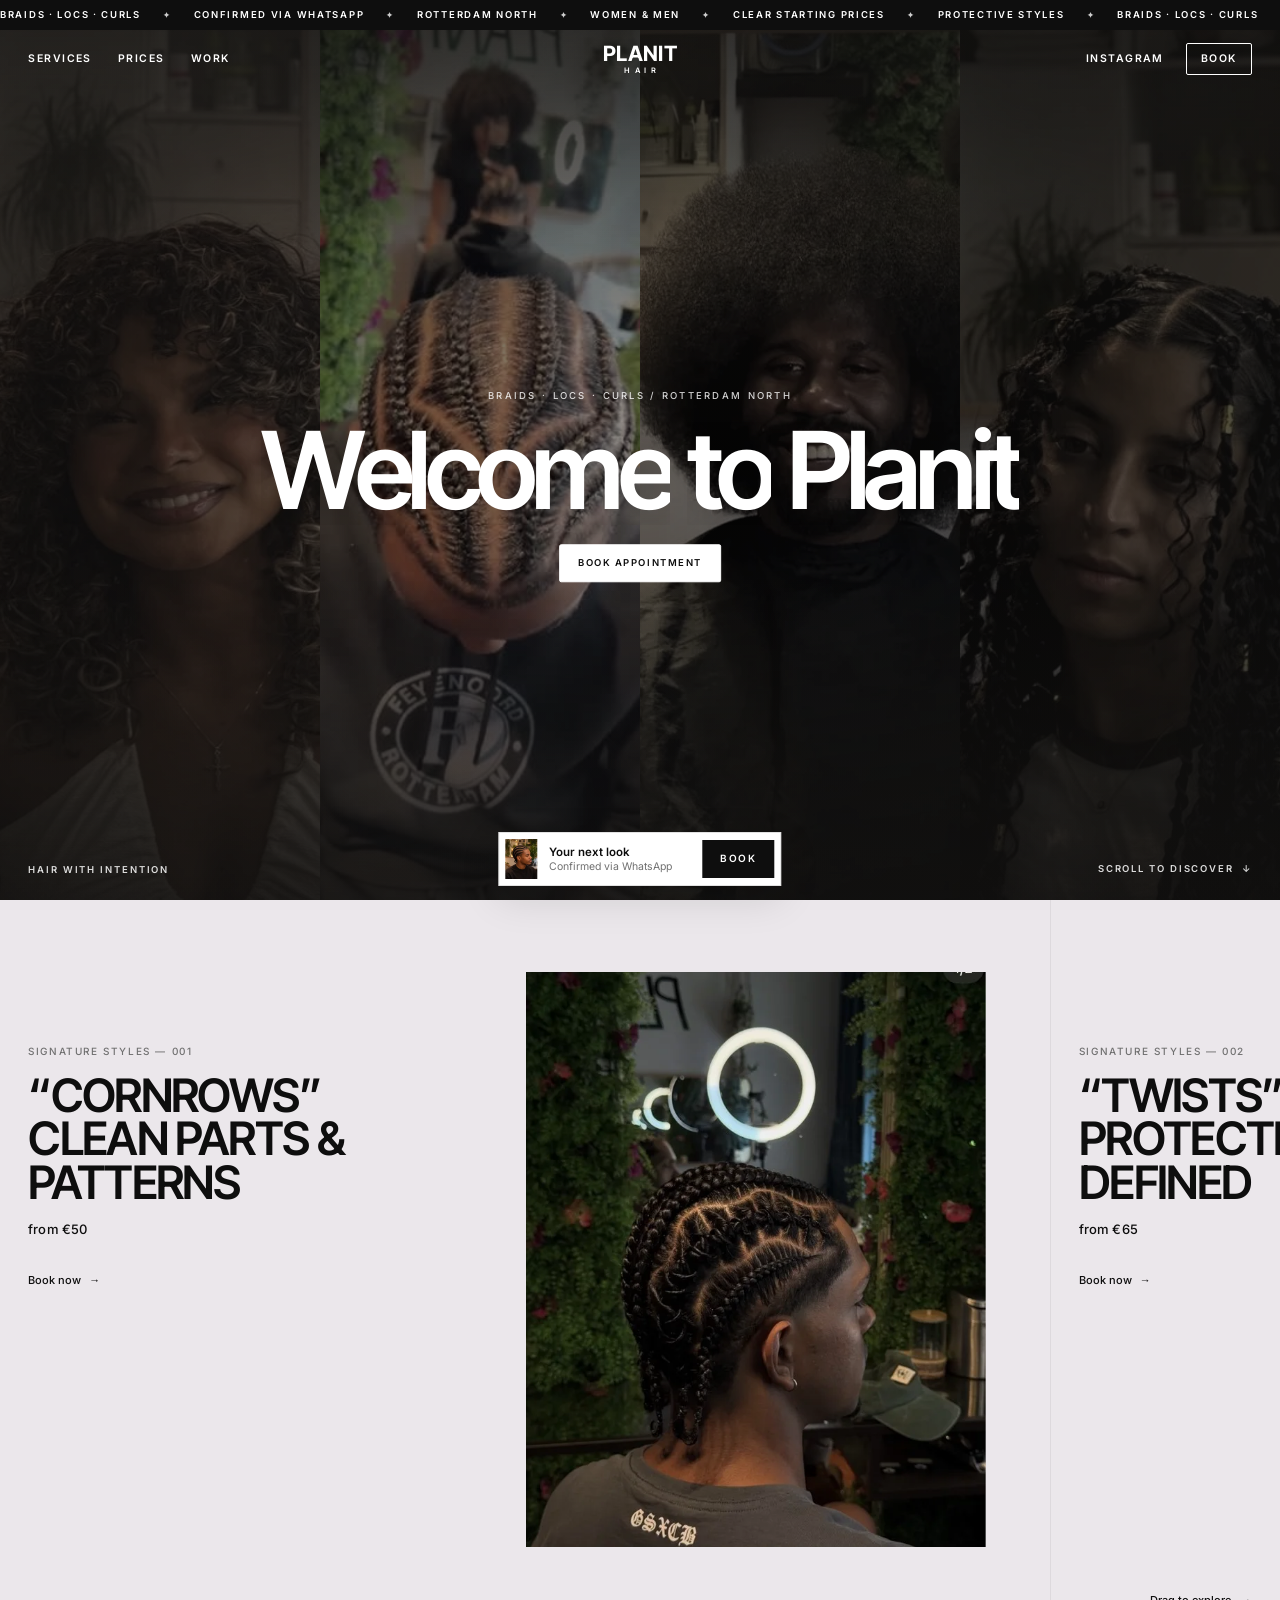
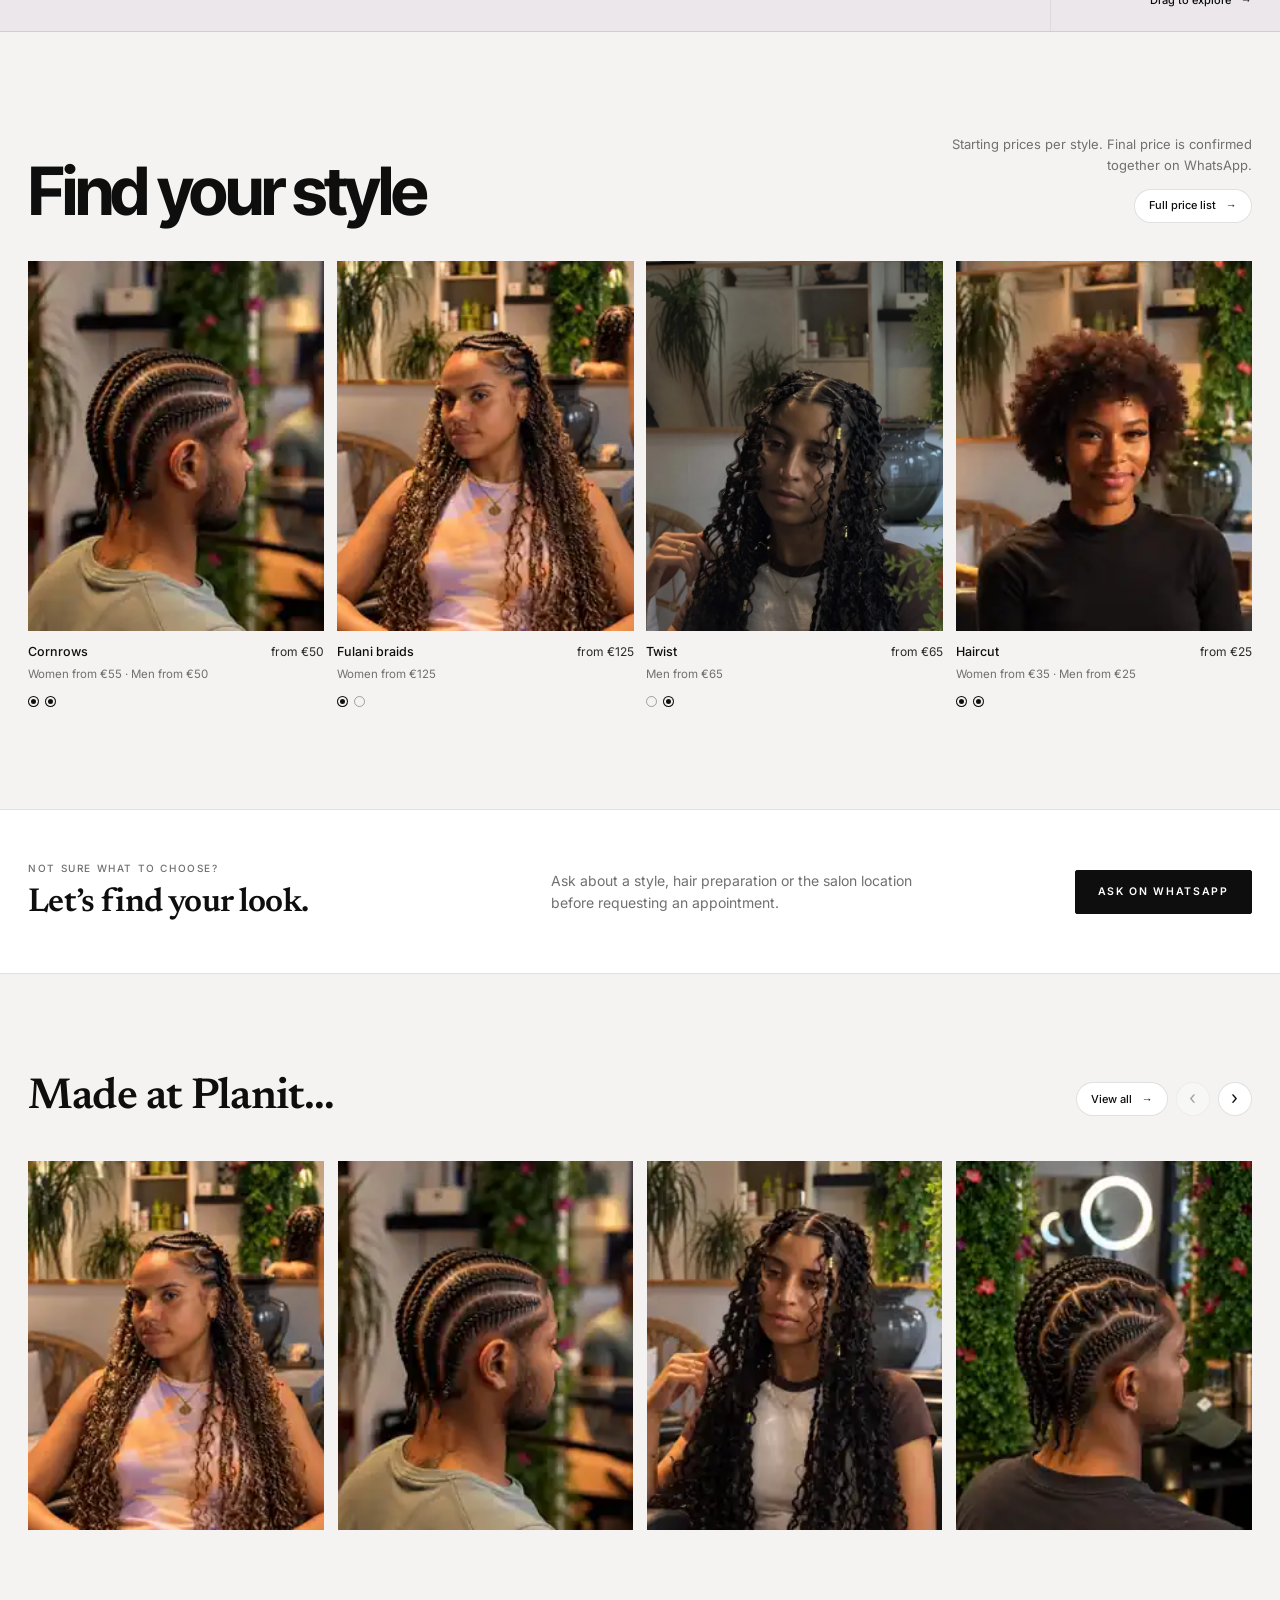
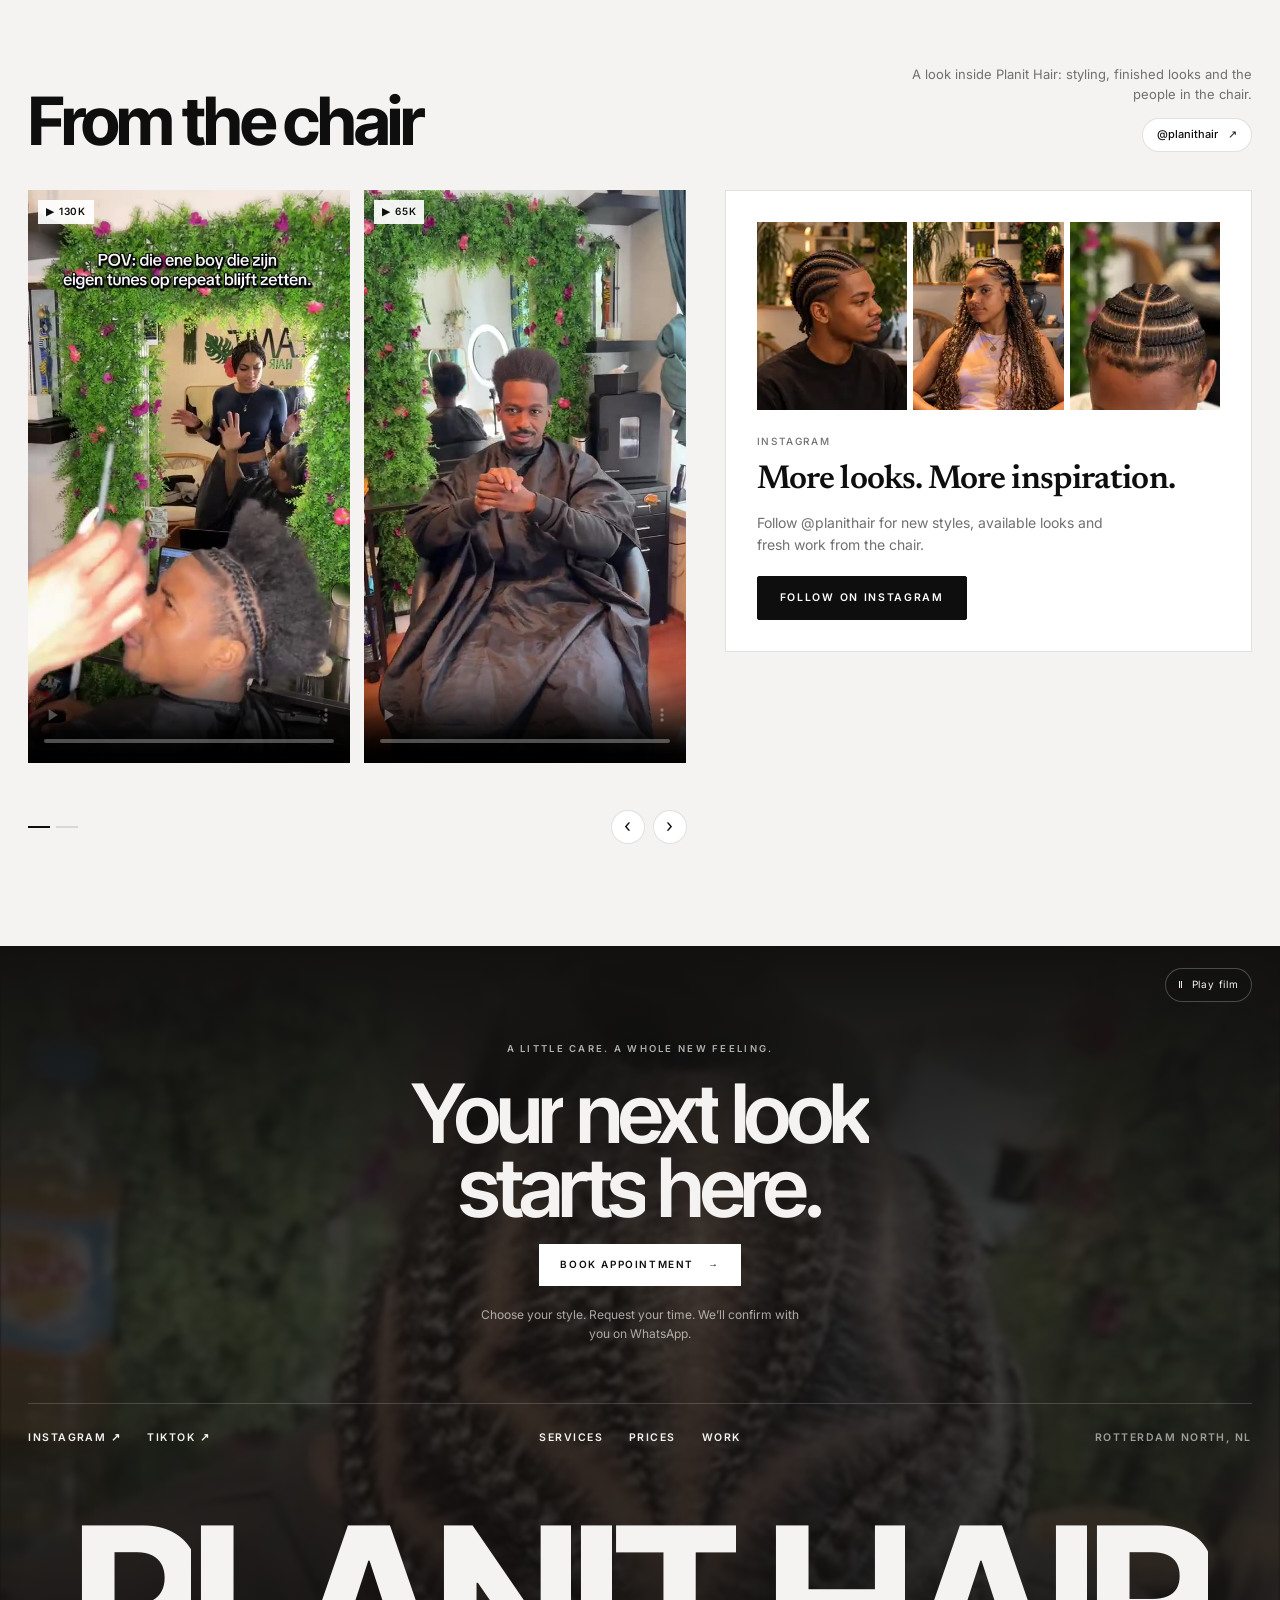
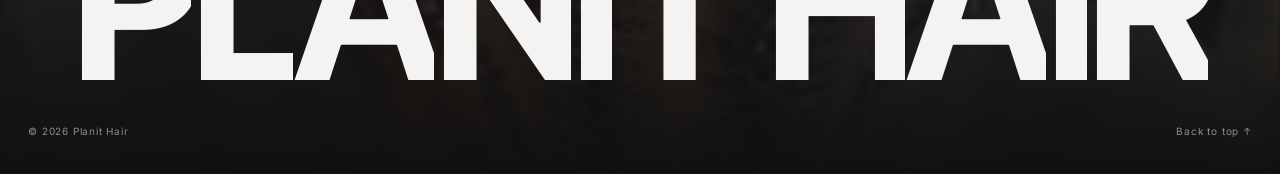
<file: index.html>
<!doctype html>
<html lang="en">
<head>
<meta charset="utf-8" />
<meta name="viewport" content="width=device-width,initial-scale=1,viewport-fit=cover" />
<meta name="theme-color" content="#111111" />
<title>Planit Hair | Braids, Locs & Curls in Rotterdam</title>
<meta name="description" content="Planit Hair Rotterdam — explore services, prices and recent work, then request your appointment via WhatsApp." />
<link rel="icon" href="/assets/images/logo.png" />
<link rel="preload" href="/assets/fonts/inter-tight-latin-700-normal.woff2" as="font" type="font/woff2" crossorigin />
<link rel="stylesheet" href="/north.css" />
<link rel="stylesheet" href="/booking-modal.css" />
</head>
<body data-page="home" class="page-home" id="top">
<a class="skip-link" href="#main">Skip to content</a>

<div class="n-top" id="siteTop">
  <div class="n-marquee" role="region" aria-label="Highlights">
    <div class="n-marquee-track">
      <span>Braids · Locs · Curls</span><i aria-hidden="true">✦</i>
      <span>Confirmed via WhatsApp</span><i aria-hidden="true">✦</i>
      <span>Rotterdam North</span><i aria-hidden="true">✦</i>
      <span>Women &amp; men</span><i aria-hidden="true">✦</i>
      <span>Clear starting prices</span><i aria-hidden="true">✦</i>
      <span>Protective styles</span><i aria-hidden="true">✦</i>
    </div>
  </div>
  <header class="site-header" id="siteHeader">
    <div class="header-inner">
      <button class="menu-button" type="button" aria-expanded="false" aria-controls="mobileMenu" aria-label="Open menu"><span></span><span></span></button>
      <nav class="desktop-nav" aria-label="Primary navigation">
        <a data-nav="services" href="/services">Services</a>
        <a data-nav="prices" href="/prices">Prices</a>
        <a data-nav="work" href="/work">Work</a>
      </nav>
      <a class="brand" href="/" aria-label="Planit Hair home"><span class="brand-word">PLANIT</span><span class="brand-sub">HAIR</span></a>
      <div class="header-actions">
        <a class="header-link" data-instagram href="https://www.instagram.com/planithair" target="_blank" rel="noreferrer">Instagram</a>
        <a class="header-cta" data-nav="book" href="/book">Book</a>
      </div>
    </div>
    <div class="mobile-menu" id="mobileMenu" hidden>
      <nav class="mobile-menu-inner" aria-label="Mobile navigation">
        <a data-nav="home" href="/">Home</a>
        <a data-nav="services" href="/services">Services</a>
        <a data-nav="prices" href="/prices">Prices</a>
        <a data-nav="work" href="/work">Work</a>
        <a class="mobile-menu-book" data-nav="book" href="/book">Book appointment →</a>
      </nav>
    </div>
  </header>
</div>

<main id="main">
<section class="n-hero" aria-labelledby="hero-title">
  <div class="n-hero-media" aria-hidden="true">
    <figure><img src="/assets/images/style-curls.webp" alt="" width="662" height="882" /></figure>
    <figure class="is-video"><img src="/assets/images/footer-poster.jpg" alt="" width="432" height="768" /><video muted loop playsinline autoplay preload="metadata" poster="/assets/images/footer-poster.jpg"><source src="/assets/video/footer-atmosphere.mp4" type="video/mp4" /></video></figure>
    <figure><img src="/assets/images/style-afro.webp" alt="" width="662" height="882" /></figure>
    <figure><img src="/assets/images/style-twists.webp" alt="" width="662" height="782" /></figure>
  </div>
  <div class="n-hero-shade" aria-hidden="true"></div>
  <div class="n-hero-content">
    <p class="n-eyebrow">Braids · Locs · Curls / Rotterdam North</p>
    <h1 id="hero-title" class="n-hero-title">Welcome to Planit</h1>
    <a class="n-btn n-btn-light" href="/book">Book appointment</a>
  </div>
  <p class="n-hero-corner n-hero-corner-left">Hair with intention</p>
  <a class="n-hero-corner n-hero-corner-right" href="#discover">Scroll to discover <span aria-hidden="true">↓</span></a>
</section>

<section class="n-showcase" id="discover" aria-label="Signature styles">
  <div class="n-showcase-track" data-drag-track tabindex="0" aria-label="Signature styles, scroll horizontally">
    <article class="n-slide">
      <div class="n-slide-copy">
        <p class="n-kicker">Signature styles — 001</p>
        <h2>“Cornrows” clean parts &amp; patterns</h2>
        <p class="n-price" data-from="Cornrows">from €50</p>
        <a class="n-link" href="/book?treatment=Cornrows">Book now <span aria-hidden="true">→</span></a>
      </div>
      <figure class="n-slide-media" data-reveal><img src="/assets/images/style-cornrows.webp" alt="Cornrows by Planit Hair" width="662" height="830" loading="lazy" draggable="false" /></figure>
    </article>
    <article class="n-slide">
      <div class="n-slide-copy">
        <p class="n-kicker">Signature styles — 002</p>
        <h2>“Twists” protective &amp; defined</h2>
        <p class="n-price" data-from="Twist|Knotless braids / twist">from €65</p>
        <a class="n-link" href="/book?treatment=Twist">Book now <span aria-hidden="true">→</span></a>
      </div>
      <figure class="n-slide-media" data-reveal><img src="/assets/images/style-twists.webp" alt="Twists by Planit Hair" width="662" height="782" loading="lazy" draggable="false" /></figure>
    </article>
    <article class="n-slide">
      <div class="n-slide-copy">
        <p class="n-kicker">Signature styles — 003</p>
        <h2>“Curls” shape &amp; definition</h2>
        <p class="n-price" data-from="Haircut">from €35</p>
        <a class="n-link" href="/book?treatment=Haircut">Book now <span aria-hidden="true">→</span></a>
      </div>
      <figure class="n-slide-media" data-reveal><img src="/assets/images/style-curls.webp" alt="Defined curls by Planit Hair" width="662" height="882" loading="lazy" draggable="false" /></figure>
    </article>
    <article class="n-slide">
      <div class="n-slide-copy">
        <p class="n-kicker">Signature styles — 004</p>
        <h2>“Cuts” fades &amp; afro shape</h2>
        <p class="n-price" data-from="Haircut">from €35</p>
        <a class="n-link" href="/book?treatment=Haircut">Book now <span aria-hidden="true">→</span></a>
      </div>
      <figure class="n-slide-media" data-reveal><img src="/assets/images/style-afro.webp" alt="Afro shape by Planit Hair" width="662" height="882" loading="lazy" draggable="false" /></figure>
    </article>
  </div>
  <p class="n-drag-hint" aria-hidden="true">Drag to explore <span>→</span></p>
</section>

<section class="n-section" aria-labelledby="catalog-title">
  <div class="shell">
    <div class="n-head">
      <h2 id="catalog-title" class="n-display-m">Find your style</h2>
      <div class="n-head-side"><p>Starting prices per style. Final price is confirmed together on WhatsApp.</p><a class="n-pill" href="/prices">Full price list <span aria-hidden="true">→</span></a></div>
    </div>
    <div class="n-grid n-grid-4" id="homeTreatments"></div>
    <noscript><p><a class="n-link" href="/prices">View all treatments and prices →</a></p></noscript>
  </div>
</section>

<section class="n-band">
  <div class="shell n-band-inner">
    <div><p class="n-kicker">Not sure what to choose?</p><h2 class="n-serif">Let’s find your look.</h2></div>
    <p>Ask about a style, hair preparation or the salon location before requesting an appointment.</p>
    <a class="n-btn" data-whatsapp-direct href="https://wa.me/31634893324" target="_blank" rel="noreferrer">Ask on WhatsApp</a>
  </div>
</section>

<section class="n-section" aria-labelledby="work-title">
  <div class="shell">
    <div class="n-head n-head-row">
      <h2 id="work-title" class="n-serif n-serif-l">Made at Planit…</h2>
      <div class="n-row-controls"><a class="n-pill" href="/work">View all <span aria-hidden="true">→</span></a><button type="button" class="n-arrow" data-row-prev aria-label="Previous">‹</button><button type="button" class="n-arrow" data-row-next aria-label="Next">›</button></div>
    </div>
    <div class="n-row gallery-preview" data-gallery data-gallery-limit="8" data-row></div>
  </div>
</section>

<section class="n-section n-social" id="social" aria-labelledby="social-title">
  <div class="shell">
    <div class="n-head">
      <h2 id="social-title" class="n-display-m">From the chair</h2>
      <div class="n-head-side"><p>A look inside Planit Hair: styling, finished looks and the people in the chair.</p><a class="n-pill" data-tiktok href="https://www.tiktok.com/@planithair?_t=8kdnwwmtk9r&_r=1" target="_blank" rel="noreferrer">@planithair <span aria-hidden="true">↗</span></a></div>
    </div>
    <div class="n-social-grid">
      <div class="tiktok-carousel" aria-label="Planit Hair TikTok videos">
        <div class="tiktok-track" id="tiktokTrack">
          <article class="social-card tiktok-slide" data-tiktok-slide="0">
            <div class="video-wrap">
              <video controls muted playsinline preload="metadata" poster="/assets/images/tiktok-poster-1.jpg" aria-label="Planit Hair TikTok video one">
                <source data-chunk-prefix="/assets/video/tiktok-1.part" data-chunk-count="16" type="video/mp4" />
              </video>
              <span class="view-count">▶ 130K</span>
            </div>
            <div class="n-card-info"><h3>TikTok · 130K views</h3><a data-tiktok href="https://www.tiktok.com/@planithair?_t=8kdnwwmtk9r&_r=1" target="_blank" rel="noreferrer">View ↗</a></div>
          </article>
          <article class="social-card tiktok-slide" data-tiktok-slide="1">
            <div class="video-wrap">
              <video controls muted playsinline preload="metadata" poster="/assets/images/tiktok-poster-2.jpg" aria-label="Planit Hair TikTok video two">
                <source data-chunk-prefix="/assets/video/tiktok-2.part" data-chunk-count="7" type="video/mp4" />
              </video>
              <span class="view-count">▶ 65K</span>
            </div>
            <div class="n-card-info"><h3>TikTok · 65K views</h3><a data-tiktok href="https://www.tiktok.com/@planithair?_t=8kdnwwmtk9r&_r=1" target="_blank" rel="noreferrer">View ↗</a></div>
          </article>
        </div>
        <div class="tiktok-carousel-controls">
          <div class="tiktok-dots" aria-label="TikTok video position">
            <button class="is-active" type="button" data-tiktok-dot="0" aria-label="Show first video" aria-current="true"></button>
            <button type="button" data-tiktok-dot="1" aria-label="Show second video"></button>
          </div>
          <div class="tiktok-arrows"><button type="button" class="n-arrow" data-tiktok-prev aria-label="Previous TikTok">‹</button><button type="button" class="n-arrow" data-tiktok-next aria-label="Next TikTok">›</button></div>
        </div>
      </div>
      <aside class="n-insta">
        <div class="n-insta-collage" aria-hidden="true">
          <img src="/assets/gallery/cornrows-portrait.webp" alt="" loading="lazy" />
          <img src="/assets/gallery/fulani-warm.webp" alt="" loading="lazy" />
          <img src="/assets/gallery/cornrows-closeup.webp" alt="" loading="lazy" />
        </div>
        <p class="n-kicker">Instagram</p>
        <h3 class="n-serif">More looks. More inspiration.</h3>
        <p>Follow @planithair for new styles, available looks and fresh work from the chair.</p>
        <a class="n-btn" data-instagram href="https://www.instagram.com/planithair" target="_blank" rel="noreferrer">Follow on Instagram</a>
      </aside>
    </div>
  </div>
</section>
</main>

<footer class="cinematic-footer" aria-label="Planit Hair — book and connect">
  <div class="cinema-media" aria-hidden="true">
    <img src="/assets/images/footer-poster.jpg" alt="" loading="lazy" width="432" height="768" />
    <video muted loop playsinline preload="none" tabindex="-1" data-footer-video>
      <source data-src="/assets/video/footer-atmosphere.mp4" type="video/mp4" />
    </video>
  </div>
  <div class="cinema-shade" aria-hidden="true"></div>
  <div class="cinema-invite">
    <p class="cinema-eyebrow">A little care. A whole new feeling.</p>
    <h2 class="cinema-title">Your next look starts here.</h2>
    <a class="cinema-book" href="/book">Book appointment <span aria-hidden="true">→</span></a>
    <p class="cinema-note">Choose your style. Request your time. We’ll confirm with you on WhatsApp.</p>
  </div>
  <div class="cinema-connect">
    <div class="cinema-links-row">
      <div class="cinema-socials">
        <a data-instagram href="https://www.instagram.com/planithair" target="_blank" rel="noreferrer">Instagram ↗</a>
        <a data-tiktok href="https://www.tiktok.com/@planithair?_t=8kdnwwmtk9r&_r=1" target="_blank" rel="noreferrer">TikTok ↗</a>
      </div>
      <nav class="cinema-nav" aria-label="Footer"><a href="/services">Services</a><a href="/prices">Prices</a><a href="/work">Work</a></nav>
      <span class="cinema-location">Rotterdam North, NL</span>
    </div>
  </div>
  <div class="cinema-wordmark" aria-label="Planit Hair"><span aria-hidden="true">PLANIT HAIR</span></div>
  <div class="cinema-colophon"><span>© <span id="year">2026</span> Planit Hair</span><a href="#top">Back to top ↑</a></div>
  <button class="cinema-motion" type="button" aria-label="Pause background video" aria-pressed="false" hidden><span aria-hidden="true">Ⅱ</span><span data-motion-label>Pause film</span></button>
  <div class="cinema-cursor" aria-hidden="true">Your next look <span>→</span></div>
</footer>

<a class="mobile-book n-sticky" href="/book" aria-label="Book appointment">
  <img src="/assets/gallery/cornrows-portrait.webp" alt="" width="40" height="50" />
  <span class="n-sticky-text"><strong>Your next look</strong><small>Confirmed via WhatsApp</small></span>
  <span class="n-sticky-btn">Book</span>
</a>
<script src="/script.js" defer></script>
<script src="/booking-modal.js" defer></script>
<script src="/cinematic-footer.js" defer></script>
<script src="/north.js" defer></script>
</body>
</html>
</file>
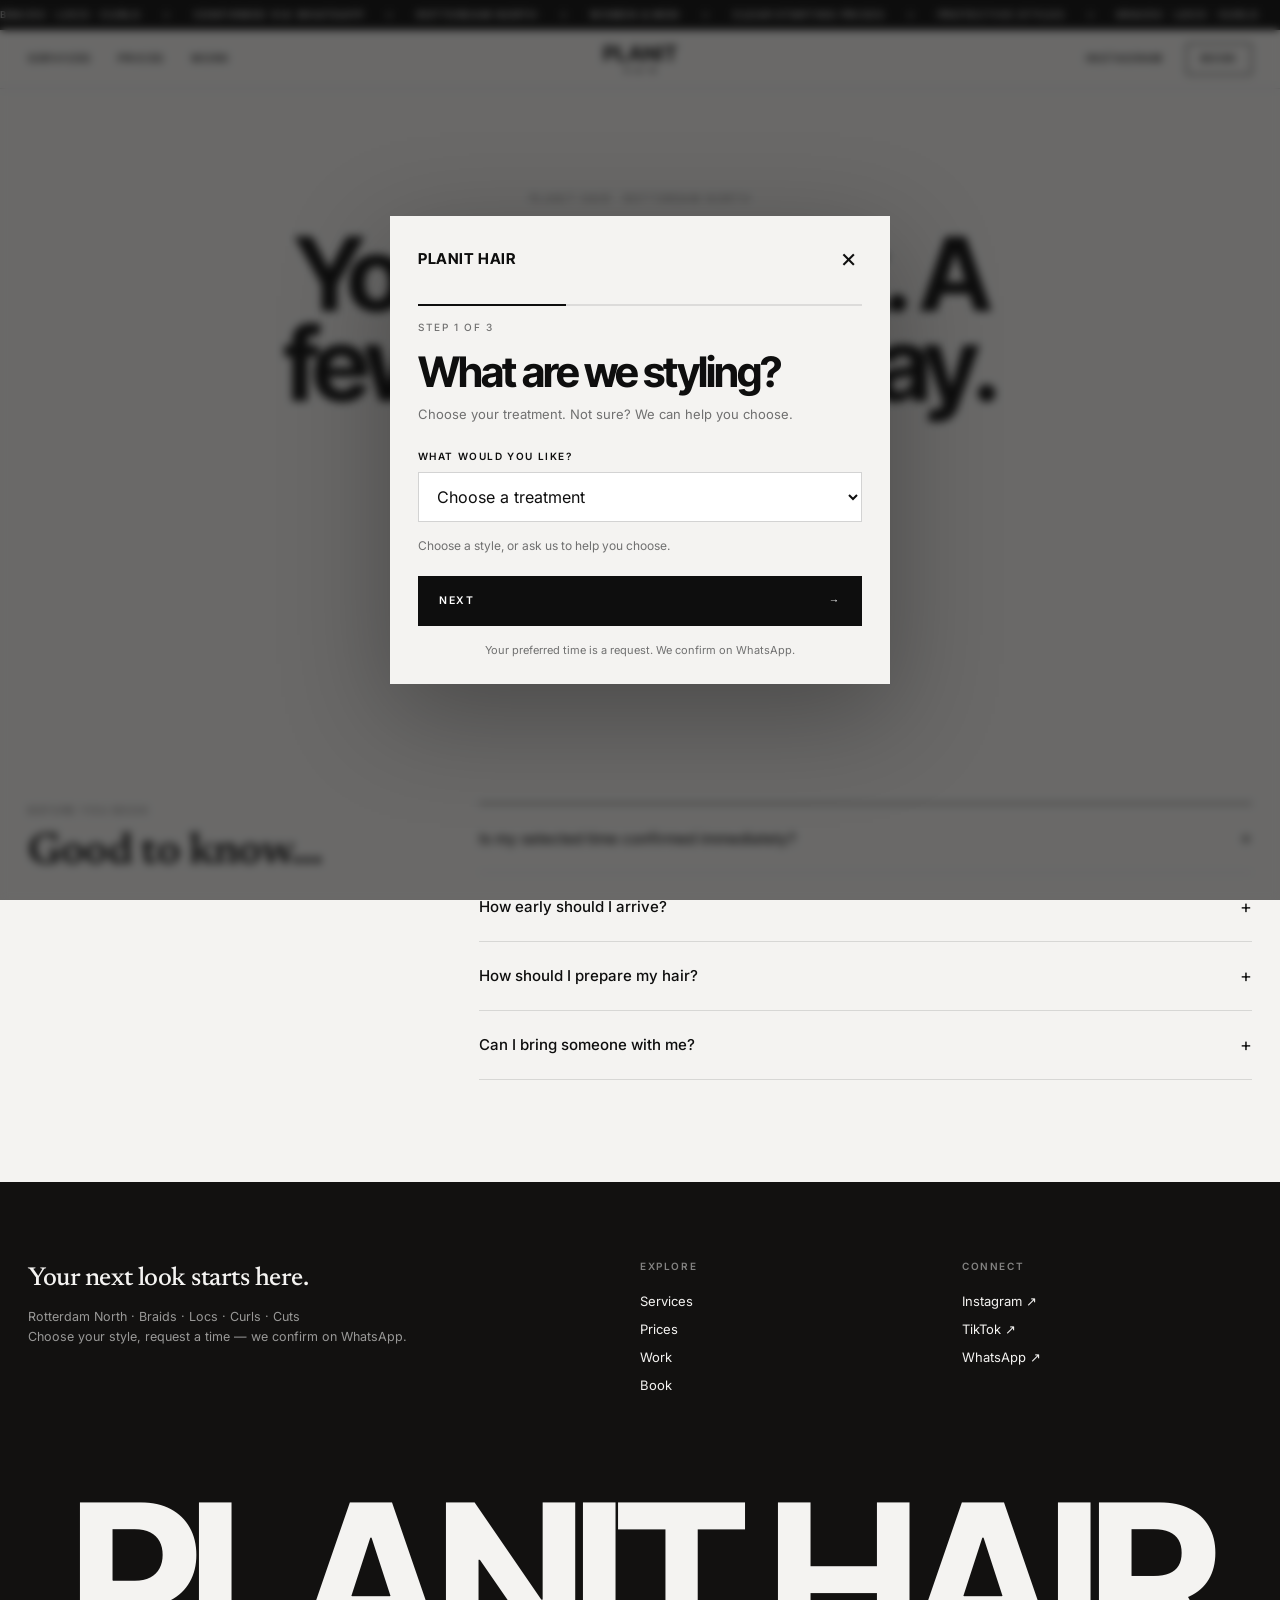
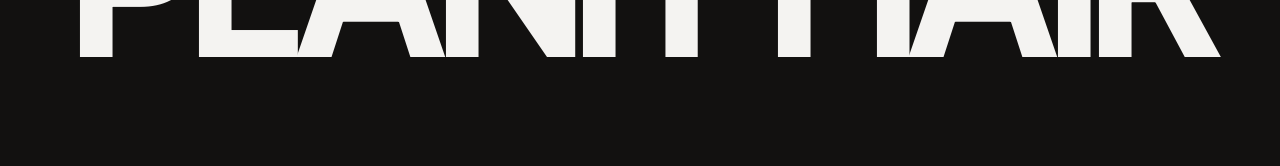
<file: book.html>
<!doctype html>
<html lang="en">
<head>
  <meta charset="utf-8" />
  <meta name="viewport" content="width=device-width,initial-scale=1,viewport-fit=cover" />
  <meta name="theme-color" content="#f4f3f1" />
  <title>Book Appointment | Planit Hair Rotterdam</title>
  <meta name="description" content="Request your Planit Hair appointment in Rotterdam. Choose a treatment, date and 15-minute time slot and send via WhatsApp." />
  <meta property="og:title" content="Book Appointment | Planit Hair Rotterdam" />
  <meta property="og:description" content="Request your Planit Hair appointment in Rotterdam. Choose a treatment, date and 15-minute time slot and send via WhatsApp." />
  <meta property="og:type" content="website" />
  <link rel="icon" href="/assets/images/logo.png" />
<link rel="preload" href="/assets/fonts/inter-tight-latin-700-normal.woff2" as="font" type="font/woff2" crossorigin />
<link rel="stylesheet" href="/north.css" />
<link rel="stylesheet" href="/booking-modal.css" />
  
  </head>
<body data-page="book" class="page-book" id="top">
<a class="skip-link" href="#main">Skip to content</a>

<div class="n-top" id="siteTop">
  <div class="n-marquee" role="region" aria-label="Highlights">
    <div class="n-marquee-track">
      <span>Braids · Locs · Curls</span><i aria-hidden="true">✦</i>
      <span>Confirmed via WhatsApp</span><i aria-hidden="true">✦</i>
      <span>Rotterdam North</span><i aria-hidden="true">✦</i>
      <span>Women &amp; men</span><i aria-hidden="true">✦</i>
      <span>Clear starting prices</span><i aria-hidden="true">✦</i>
      <span>Protective styles</span><i aria-hidden="true">✦</i>
    </div>
  </div>
  <header class="site-header" id="siteHeader">
    <div class="header-inner">
      <button class="menu-button" type="button" aria-expanded="false" aria-controls="mobileMenu" aria-label="Open menu"><span></span><span></span></button>
      <nav class="desktop-nav" aria-label="Primary navigation">
        <a data-nav="services" href="/services">Services</a>
        <a data-nav="prices" href="/prices">Prices</a>
        <a data-nav="work" href="/work">Work</a>
      </nav>
      <a class="brand" href="/" aria-label="Planit Hair home"><span class="brand-word">PLANIT</span><span class="brand-sub">HAIR</span></a>
      <div class="header-actions">
        <a class="header-link" data-instagram href="https://www.instagram.com/planithair" target="_blank" rel="noreferrer">Instagram</a>
        <a class="header-cta" data-nav="book" href="/book">Book</a>
      </div>
    </div>
    <div class="mobile-menu" id="mobileMenu" hidden>
      <nav class="mobile-menu-inner" aria-label="Mobile navigation">
        <a data-nav="home" href="/">Home</a>
        <a data-nav="services" href="/services">Services</a>
        <a data-nav="prices" href="/prices">Prices</a>
        <a data-nav="work" href="/work">Work</a>
        <a class="mobile-menu-book" data-nav="book" href="/book">Book appointment →</a>
      </nav>
    </div>
  </header>
</div>

<main id="main">
<section class="n-book" id="book">
  <div class="shell">
    <p class="n-kicker">Planit Hair · Rotterdam North</p>
    <h1>Your next look. A few details away.</h1>
    <p>Tell us your style, preferred day and name. We’ll confirm your appointment with you on WhatsApp.</p>
    <a class="n-btn" href="/book" data-reopen-booking>Start your request <span aria-hidden="true">→</span></a>
    <a class="n-link" data-whatsapp-direct href="https://wa.me/31634893324" target="_blank" rel="noreferrer">Prefer to ask first? WhatsApp us <span aria-hidden="true">↗</span></a>
    <noscript><p>To request an appointment, <a href="https://wa.me/31634893324">contact Planit Hair on WhatsApp</a>.</p></noscript>
  </div>
</section>
<section class="n-section">
  <div class="shell faq-layout">
    <div><p class="n-kicker">Before you book</p><h2 class="n-serif n-serif-l" style="margin-top:12px">Good to know…</h2></div>
    <div class="faq-list">
      <details><summary>Is my selected time confirmed immediately?<span>+</span></summary><p>No. Your selected time is a request. Planit Hair confirms the final appointment through WhatsApp.</p></details>
      <details><summary>How early should I arrive?<span>+</span></summary><p>Please arrive no more than 10 minutes early so the previous appointment can finish comfortably.</p></details>
      <details><summary>How should I prepare my hair?<span>+</span></summary><p>Please arrive with clean, detangled hair unless another preparation has been agreed beforehand.</p></details>
      <details><summary>Can I bring someone with me?<span>+</span></summary><p>Space is limited, so please keep guests to a minimum unless agreed in advance.</p></details>
    </div>
  </div>
</section>
</main>

<footer class="site-footer">
  <div class="shell footer-grid">
    <div><p class="footer-title">Your next look starts here.</p><p>Rotterdam North · Braids · Locs · Curls · Cuts<br />Choose your style, request a time — we confirm on WhatsApp.</p></div>
    <div><p class="footer-label">Explore</p><a href="/services">Services</a><a href="/prices">Prices</a><a href="/work">Work</a><a href="/book">Book</a></div>
    <div><p class="footer-label">Connect</p><a data-instagram href="https://www.instagram.com/planithair" target="_blank" rel="noreferrer">Instagram ↗</a><a data-tiktok href="https://www.tiktok.com/@planithair?_t=8kdnwwmtk9r&_r=1" target="_blank" rel="noreferrer">TikTok ↗</a><a data-whatsapp-direct href="https://wa.me/31634893324" target="_blank" rel="noreferrer">WhatsApp ↗</a></div>
    <div class="footer-wordmark" aria-hidden="true">PLANIT HAIR</div>
    <div class="footer-bottom"><span>© <span id="year"></span> Planit Hair</span><a href="#top">Back to top ↑</a></div>
  </div>
</footer>

<a class="mobile-book n-sticky" href="/book" aria-label="Book appointment">
  <img src="/assets/gallery/cornrows-portrait.webp" alt="" width="40" height="50" />
  <span class="n-sticky-text"><strong>Your next look</strong><small>Confirmed via WhatsApp</small></span>
  <span class="n-sticky-btn">Book</span>
</a>
<script src="/script.js" defer></script>
<script src="/booking-modal.js" defer></script>
<script src="/north.js" defer></script>
</body>
</html>
</file>
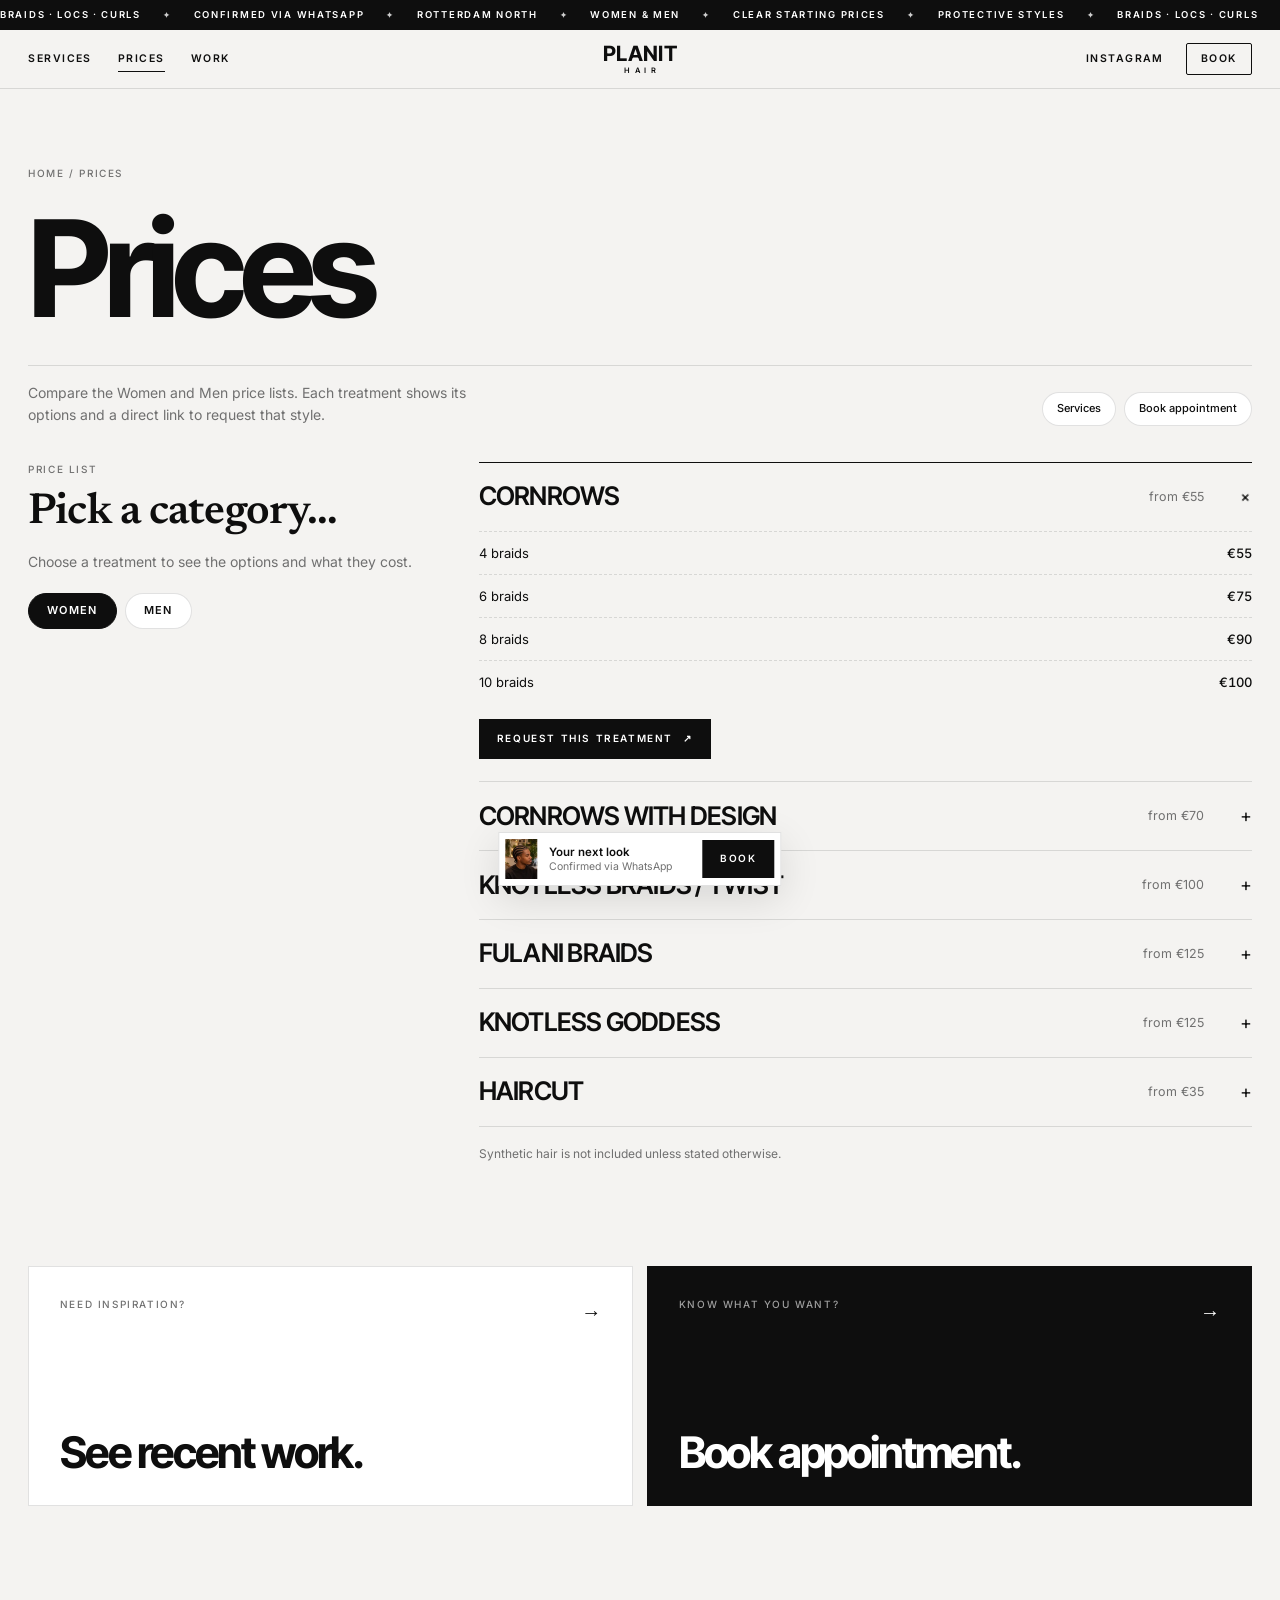
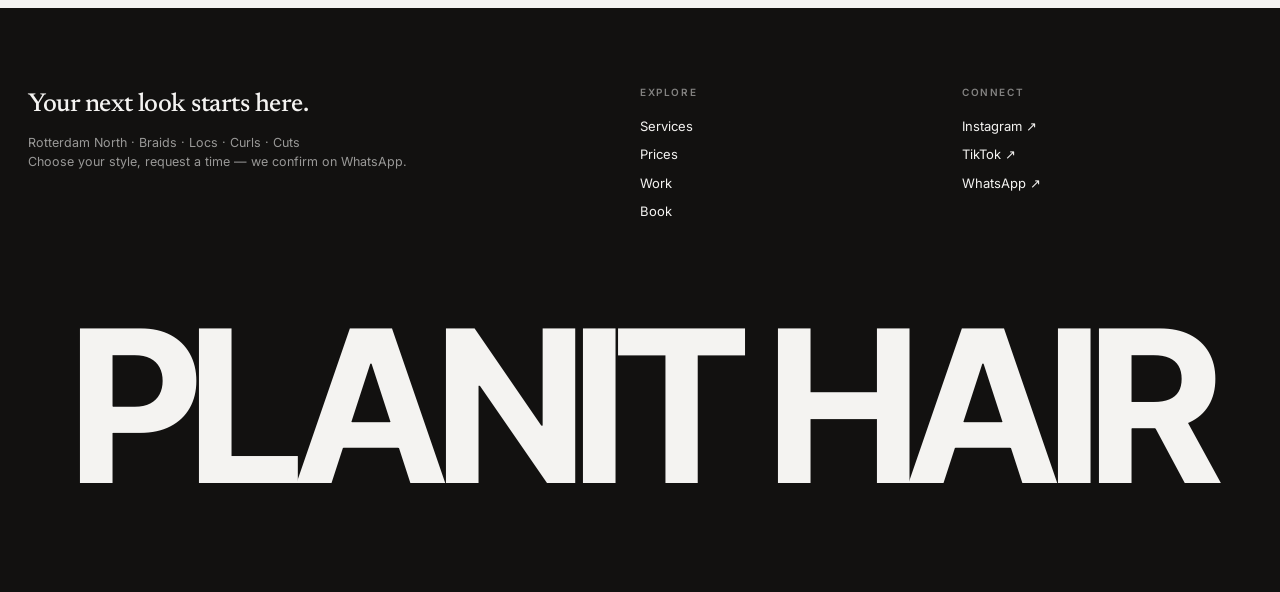
<file: prices.html>
<!doctype html>
<html lang="en">
<head>
  <meta charset="utf-8" />
  <meta name="viewport" content="width=device-width,initial-scale=1,viewport-fit=cover" />
  <meta name="theme-color" content="#f4f3f1" />
  <title>Prices | Planit Hair Rotterdam</title>
  <meta name="description" content="View Planit Hair prices for cornrows, braids, twists, retwists, barrel twists and haircuts." />
  <meta property="og:title" content="Prices | Planit Hair Rotterdam" />
  <meta property="og:description" content="View Planit Hair prices for cornrows, braids, twists, retwists, barrel twists and haircuts." />
  <meta property="og:type" content="website" />
  <link rel="icon" href="/assets/images/logo.png" />
<link rel="preload" href="/assets/fonts/inter-tight-latin-700-normal.woff2" as="font" type="font/woff2" crossorigin />
<link rel="stylesheet" href="/north.css" />
<link rel="stylesheet" href="/booking-modal.css" />
  
  </head>
<body data-page="prices" class="page-prices" id="top">
<a class="skip-link" href="#main">Skip to content</a>

<div class="n-top" id="siteTop">
  <div class="n-marquee" role="region" aria-label="Highlights">
    <div class="n-marquee-track">
      <span>Braids · Locs · Curls</span><i aria-hidden="true">✦</i>
      <span>Confirmed via WhatsApp</span><i aria-hidden="true">✦</i>
      <span>Rotterdam North</span><i aria-hidden="true">✦</i>
      <span>Women &amp; men</span><i aria-hidden="true">✦</i>
      <span>Clear starting prices</span><i aria-hidden="true">✦</i>
      <span>Protective styles</span><i aria-hidden="true">✦</i>
    </div>
  </div>
  <header class="site-header" id="siteHeader">
    <div class="header-inner">
      <button class="menu-button" type="button" aria-expanded="false" aria-controls="mobileMenu" aria-label="Open menu"><span></span><span></span></button>
      <nav class="desktop-nav" aria-label="Primary navigation">
        <a data-nav="services" href="/services">Services</a>
        <a data-nav="prices" href="/prices">Prices</a>
        <a data-nav="work" href="/work">Work</a>
      </nav>
      <a class="brand" href="/" aria-label="Planit Hair home"><span class="brand-word">PLANIT</span><span class="brand-sub">HAIR</span></a>
      <div class="header-actions">
        <a class="header-link" data-instagram href="https://www.instagram.com/planithair" target="_blank" rel="noreferrer">Instagram</a>
        <a class="header-cta" data-nav="book" href="/book">Book</a>
      </div>
    </div>
    <div class="mobile-menu" id="mobileMenu" hidden>
      <nav class="mobile-menu-inner" aria-label="Mobile navigation">
        <a data-nav="home" href="/">Home</a>
        <a data-nav="services" href="/services">Services</a>
        <a data-nav="prices" href="/prices">Prices</a>
        <a data-nav="work" href="/work">Work</a>
        <a class="mobile-menu-book" data-nav="book" href="/book">Book appointment →</a>
      </nav>
    </div>
  </header>
</div>

<main id="main">
<section class="n-page-head">
  <div class="shell">
    <p class="n-crumbs"><a href="/">Home</a> / Prices</p>
    <h1 class="n-display">Prices</h1>
    <div class="n-page-head-row"><p>Compare the Women and Men price lists. Each treatment shows its options and a direct link to request that style.</p><div class="n-filters"><a class="n-chip" href="/services">Services</a><a class="n-chip" href="/book">Book appointment</a></div></div>
  </div>
</section>
<section class="n-section" style="padding-top:0">
  <div class="shell price-layout">
    <div class="price-intro"><p class="n-kicker">Price list</p><h2 class="n-serif n-serif-l">Pick a category…</h2><p>Choose a treatment to see the options and what they cost.</p><div class="price-tabs" role="tablist" aria-label="Price categories"><button class="price-tab is-active" type="button" role="tab" aria-selected="true" data-price-tab="women">Women</button><button class="price-tab" type="button" role="tab" aria-selected="false" data-price-tab="men">Men</button></div></div>
    <div class="price-list-wrap"><div class="price-list" id="priceList"></div><p class="price-note" id="priceNote"></p></div>
  </div>
</section>
<section class="n-section"><div class="shell n-routes"><a class="n-route" href="/work"><p>Need inspiration?</p><h3>See recent work.</h3><b>→</b></a><a class="n-route n-route-dark" href="/book"><p>Know what you want?</p><h3>Book appointment.</h3><b>→</b></a></div></section>
</main>

<footer class="site-footer">
  <div class="shell footer-grid">
    <div><p class="footer-title">Your next look starts here.</p><p>Rotterdam North · Braids · Locs · Curls · Cuts<br />Choose your style, request a time — we confirm on WhatsApp.</p></div>
    <div><p class="footer-label">Explore</p><a href="/services">Services</a><a href="/prices">Prices</a><a href="/work">Work</a><a href="/book">Book</a></div>
    <div><p class="footer-label">Connect</p><a data-instagram href="https://www.instagram.com/planithair" target="_blank" rel="noreferrer">Instagram ↗</a><a data-tiktok href="https://www.tiktok.com/@planithair?_t=8kdnwwmtk9r&_r=1" target="_blank" rel="noreferrer">TikTok ↗</a><a data-whatsapp-direct href="https://wa.me/31634893324" target="_blank" rel="noreferrer">WhatsApp ↗</a></div>
    <div class="footer-wordmark" aria-hidden="true">PLANIT HAIR</div>
    <div class="footer-bottom"><span>© <span id="year"></span> Planit Hair</span><a href="#top">Back to top ↑</a></div>
  </div>
</footer>

<a class="mobile-book n-sticky" href="/book" aria-label="Book appointment">
  <img src="/assets/gallery/cornrows-portrait.webp" alt="" width="40" height="50" />
  <span class="n-sticky-text"><strong>Your next look</strong><small>Confirmed via WhatsApp</small></span>
  <span class="n-sticky-btn">Book</span>
</a>
<script src="/script.js" defer></script>
<script src="/booking-modal.js" defer></script>
<script src="/north.js" defer></script>
</body>
</html>
</file>
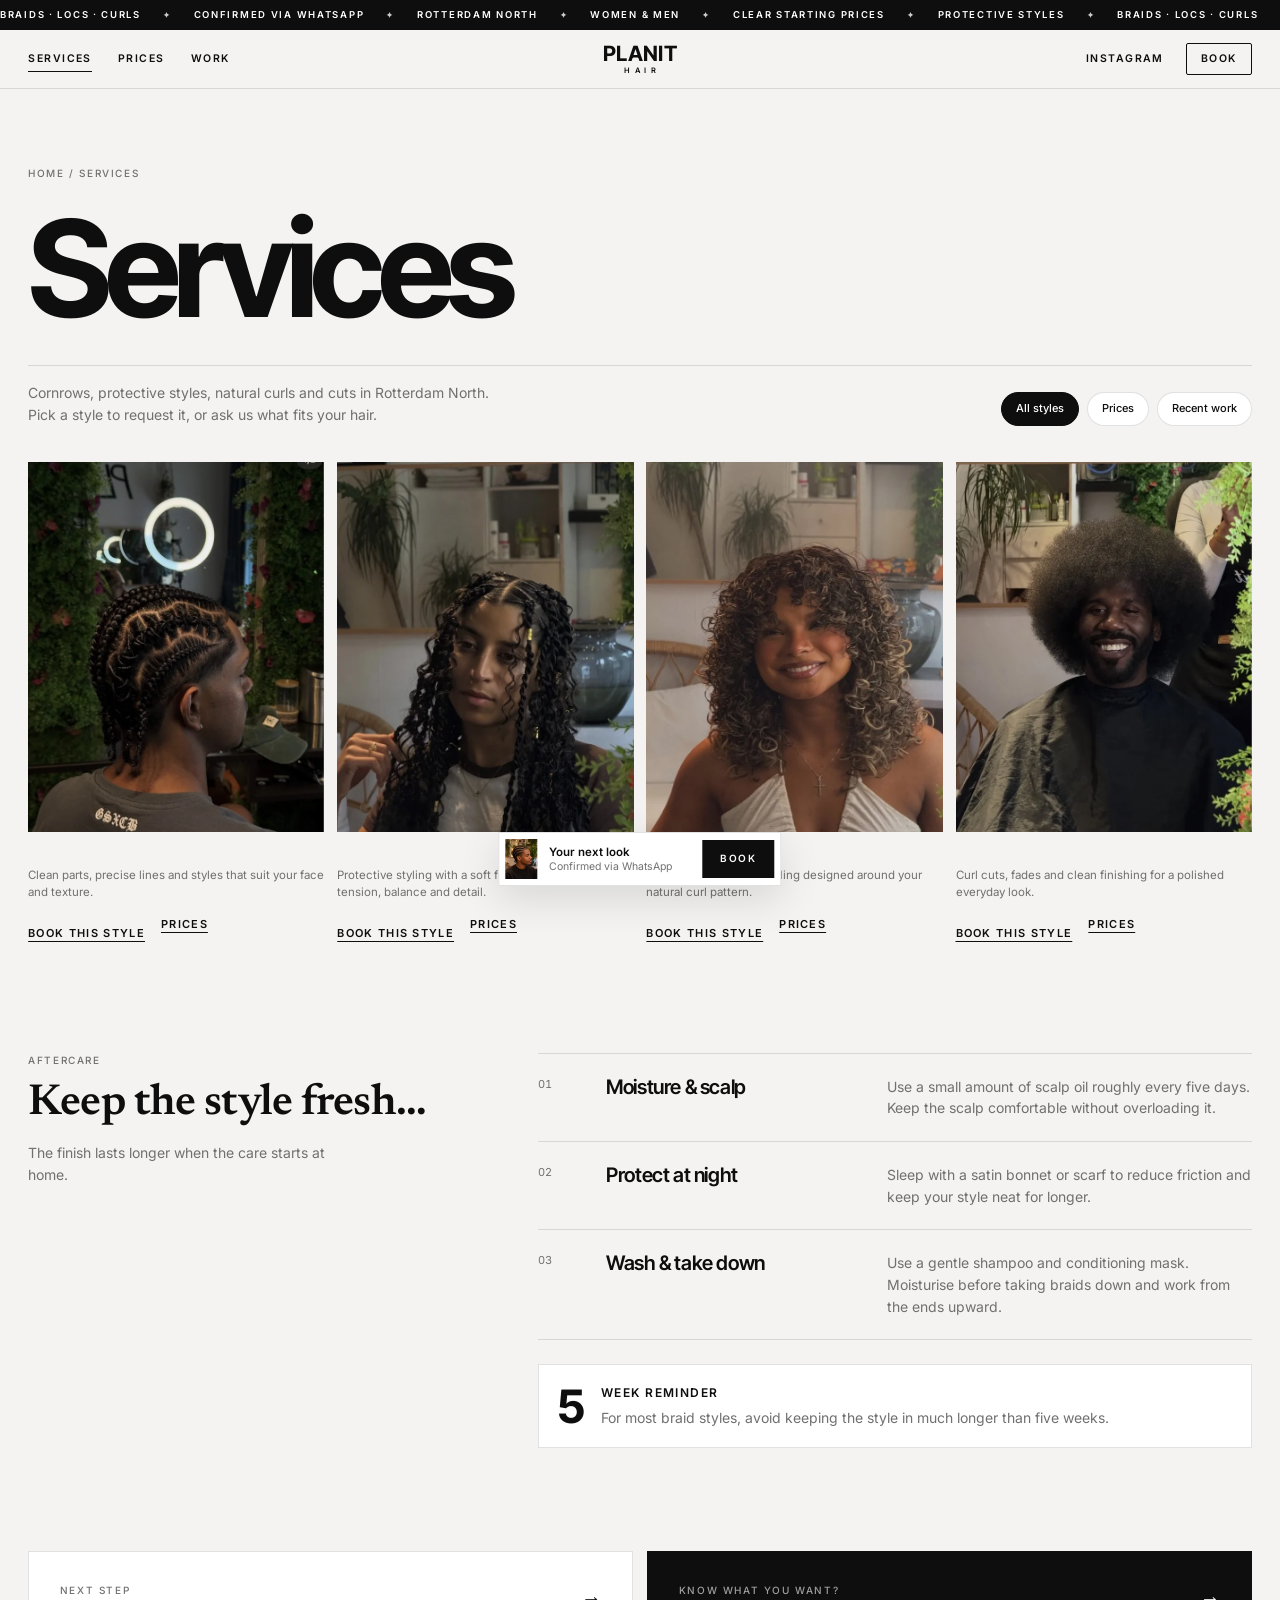
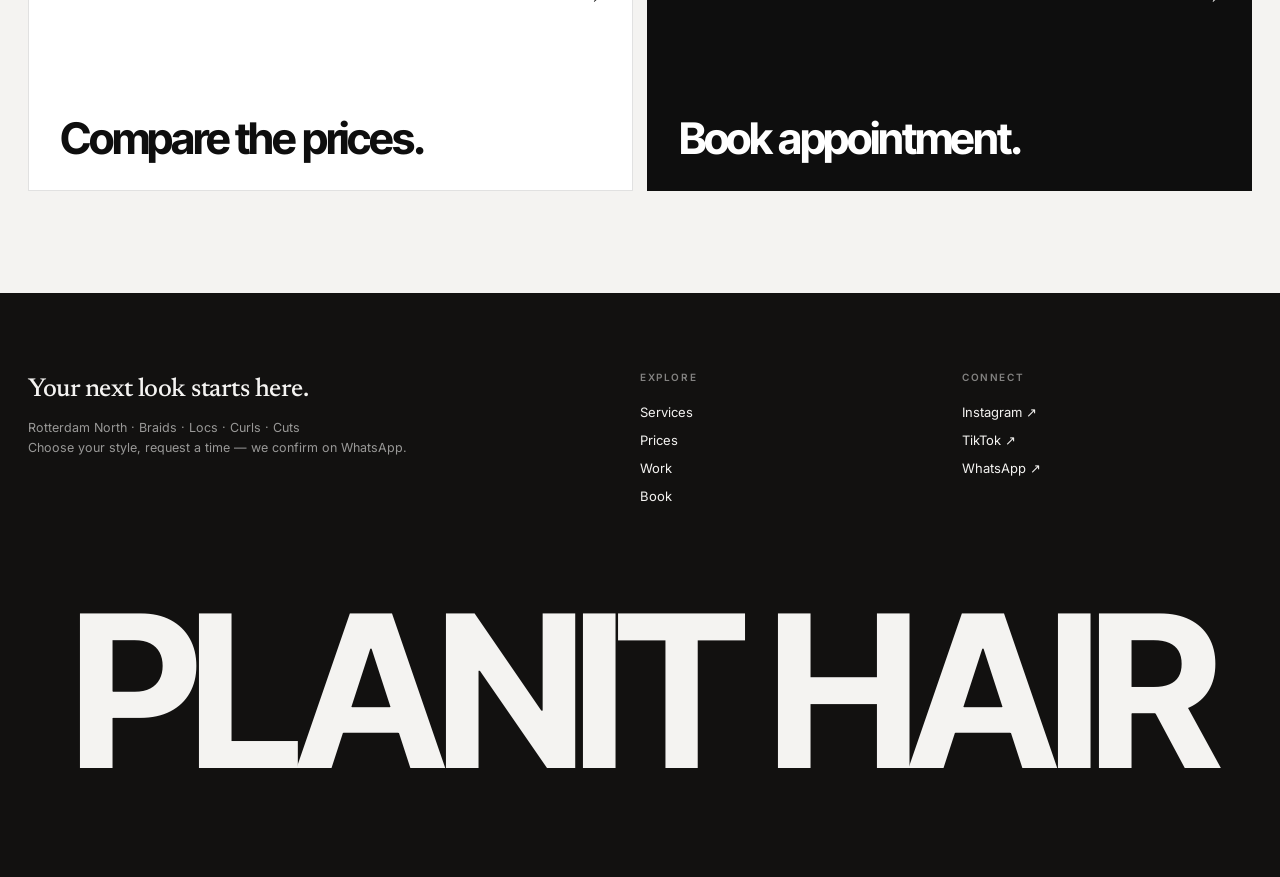
<file: services.html>
<!doctype html>
<html lang="en">
<head>
  <meta charset="utf-8" />
  <meta name="viewport" content="width=device-width,initial-scale=1,viewport-fit=cover" />
  <meta name="theme-color" content="#f4f3f1" />
  <title>Services | Planit Hair Rotterdam</title>
  <meta name="description" content="Explore Planit Hair services including cornrows, twists, braids, curls and cuts in Rotterdam." />
  <meta property="og:title" content="Services | Planit Hair Rotterdam" />
  <meta property="og:description" content="Explore Planit Hair services including cornrows, twists, braids, curls and cuts in Rotterdam." />
  <meta property="og:type" content="website" />
  <link rel="icon" href="/assets/images/logo.png" />
<link rel="preload" href="/assets/fonts/inter-tight-latin-700-normal.woff2" as="font" type="font/woff2" crossorigin />
<link rel="stylesheet" href="/north.css" />
<link rel="stylesheet" href="/booking-modal.css" />
  
  </head>
<body data-page="services" class="page-services" id="top">
<a class="skip-link" href="#main">Skip to content</a>

<div class="n-top" id="siteTop">
  <div class="n-marquee" role="region" aria-label="Highlights">
    <div class="n-marquee-track">
      <span>Braids · Locs · Curls</span><i aria-hidden="true">✦</i>
      <span>Confirmed via WhatsApp</span><i aria-hidden="true">✦</i>
      <span>Rotterdam North</span><i aria-hidden="true">✦</i>
      <span>Women &amp; men</span><i aria-hidden="true">✦</i>
      <span>Clear starting prices</span><i aria-hidden="true">✦</i>
      <span>Protective styles</span><i aria-hidden="true">✦</i>
    </div>
  </div>
  <header class="site-header" id="siteHeader">
    <div class="header-inner">
      <button class="menu-button" type="button" aria-expanded="false" aria-controls="mobileMenu" aria-label="Open menu"><span></span><span></span></button>
      <nav class="desktop-nav" aria-label="Primary navigation">
        <a data-nav="services" href="/services">Services</a>
        <a data-nav="prices" href="/prices">Prices</a>
        <a data-nav="work" href="/work">Work</a>
      </nav>
      <a class="brand" href="/" aria-label="Planit Hair home"><span class="brand-word">PLANIT</span><span class="brand-sub">HAIR</span></a>
      <div class="header-actions">
        <a class="header-link" data-instagram href="https://www.instagram.com/planithair" target="_blank" rel="noreferrer">Instagram</a>
        <a class="header-cta" data-nav="book" href="/book">Book</a>
      </div>
    </div>
    <div class="mobile-menu" id="mobileMenu" hidden>
      <nav class="mobile-menu-inner" aria-label="Mobile navigation">
        <a data-nav="home" href="/">Home</a>
        <a data-nav="services" href="/services">Services</a>
        <a data-nav="prices" href="/prices">Prices</a>
        <a data-nav="work" href="/work">Work</a>
        <a class="mobile-menu-book" data-nav="book" href="/book">Book appointment →</a>
      </nav>
    </div>
  </header>
</div>

<main id="main">
<section class="n-page-head">
  <div class="shell">
    <p class="n-crumbs"><a href="/">Home</a> / Services</p>
    <h1 class="n-display">Services</h1>
    <div class="n-page-head-row"><p>Cornrows, protective styles, natural curls and cuts in Rotterdam North. Pick a style to request it, or ask us what fits your hair.</p><div class="n-filters"><a class="n-chip is-active" href="/services">All styles</a><a class="n-chip" href="/prices">Prices</a><a class="n-chip" href="/work">Recent work</a></div></div>
  </div>
</section>
<section class="n-section" aria-label="Treatments" style="padding-top:0">
  <div class="shell"><div class="n-grid n-grid-4" id="serviceGrid" aria-live="polite"></div></div>
</section>
<section class="n-section">
  <div class="shell n-care">
    <div class="n-care-intro"><p class="n-kicker">Aftercare</p><h2 class="n-serif n-serif-l">Keep the style fresh…</h2><p>The finish lasts longer when the care starts at home.</p></div>
    <div><div id="aftercareList"></div>
      <aside class="reminder"><span>5</span><div><strong>Week reminder</strong><p>For most braid styles, avoid keeping the style in much longer than five weeks.</p></div></aside>
    </div>
  </div>
</section>
<section class="n-section"><div class="shell n-routes"><a class="n-route" href="/prices"><p>Next step</p><h3>Compare the prices.</h3><b>→</b></a><a class="n-route n-route-dark" href="/book"><p>Know what you want?</p><h3>Book appointment.</h3><b>→</b></a></div></section>
</main>

<footer class="site-footer">
  <div class="shell footer-grid">
    <div><p class="footer-title">Your next look starts here.</p><p>Rotterdam North · Braids · Locs · Curls · Cuts<br />Choose your style, request a time — we confirm on WhatsApp.</p></div>
    <div><p class="footer-label">Explore</p><a href="/services">Services</a><a href="/prices">Prices</a><a href="/work">Work</a><a href="/book">Book</a></div>
    <div><p class="footer-label">Connect</p><a data-instagram href="https://www.instagram.com/planithair" target="_blank" rel="noreferrer">Instagram ↗</a><a data-tiktok href="https://www.tiktok.com/@planithair?_t=8kdnwwmtk9r&_r=1" target="_blank" rel="noreferrer">TikTok ↗</a><a data-whatsapp-direct href="https://wa.me/31634893324" target="_blank" rel="noreferrer">WhatsApp ↗</a></div>
    <div class="footer-wordmark" aria-hidden="true">PLANIT HAIR</div>
    <div class="footer-bottom"><span>© <span id="year"></span> Planit Hair</span><a href="#top">Back to top ↑</a></div>
  </div>
</footer>

<a class="mobile-book n-sticky" href="/book" aria-label="Book appointment">
  <img src="/assets/gallery/cornrows-portrait.webp" alt="" width="40" height="50" />
  <span class="n-sticky-text"><strong>Your next look</strong><small>Confirmed via WhatsApp</small></span>
  <span class="n-sticky-btn">Book</span>
</a>
<script src="/script.js" defer></script>
<script src="/booking-modal.js" defer></script>
<script src="/north.js" defer></script>
</body>
</html>
</file>
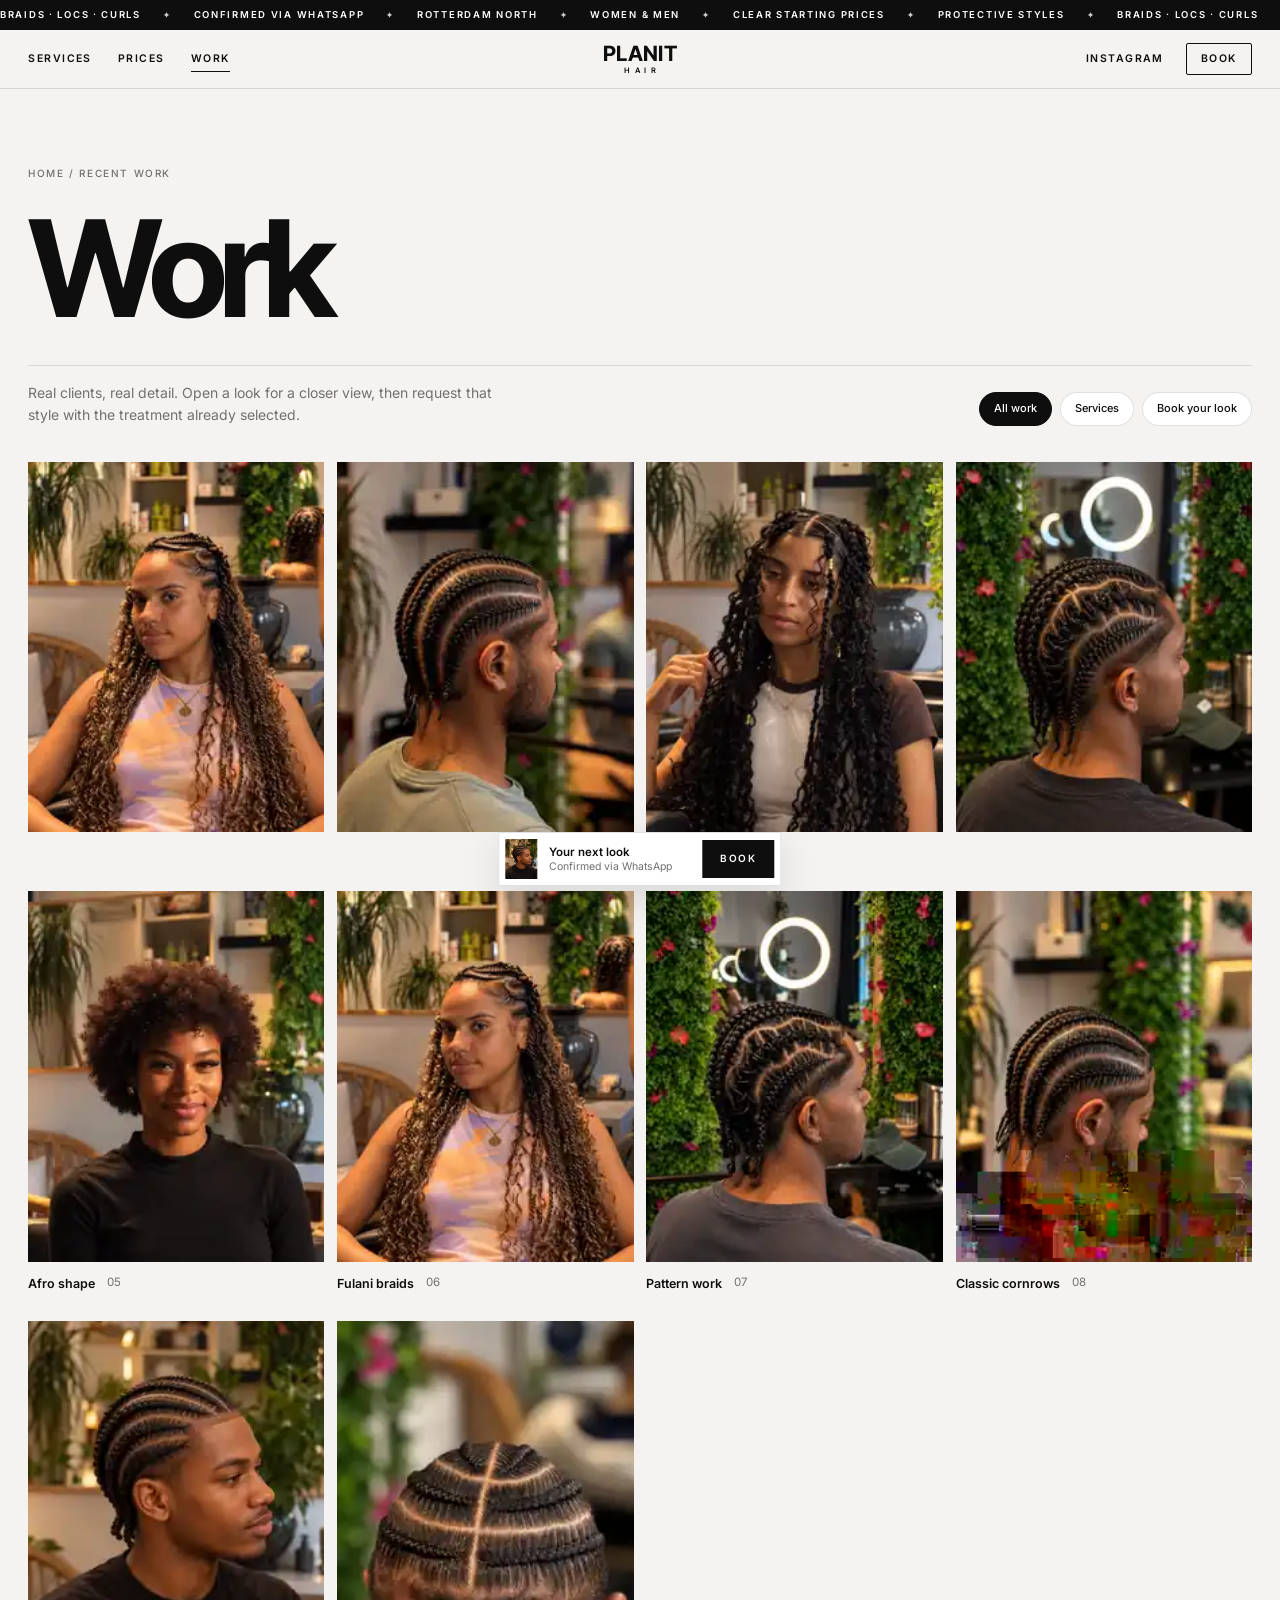
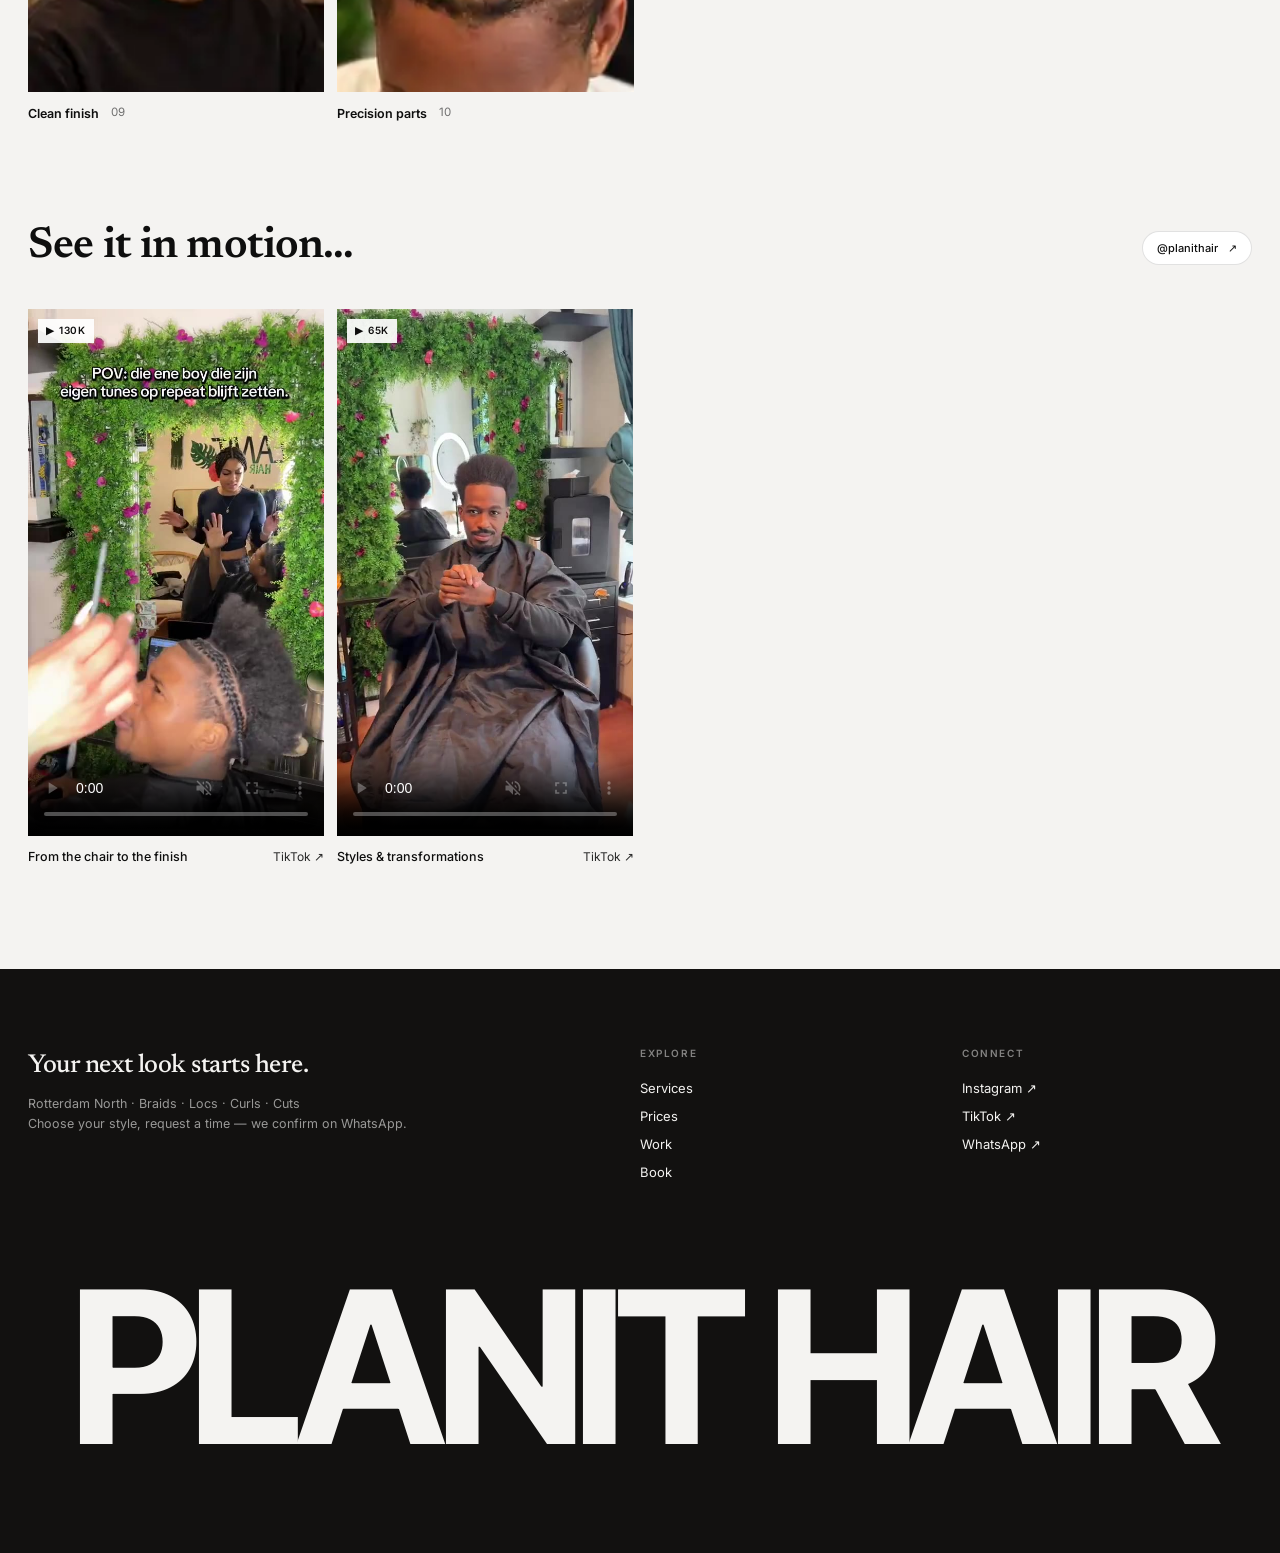
<file: work.html>
<!doctype html>
<html lang="en">
<head>
  <meta charset="utf-8" />
  <meta name="viewport" content="width=device-width,initial-scale=1,viewport-fit=cover" />
  <meta name="theme-color" content="#f4f3f1" />
  <title>Recent Work | Planit Hair Rotterdam</title>
  <meta name="description" content="See recent Planit Hair braids, cornrows, twists and natural hair work in Rotterdam." />
  <meta property="og:title" content="Recent Work | Planit Hair Rotterdam" />
  <meta property="og:description" content="See recent Planit Hair braids, cornrows, twists and natural hair work in Rotterdam." />
  <meta property="og:type" content="website" />
  <link rel="icon" href="/assets/images/logo.png" />
<link rel="preload" href="/assets/fonts/inter-tight-latin-700-normal.woff2" as="font" type="font/woff2" crossorigin />
<link rel="stylesheet" href="/north.css" />
<link rel="stylesheet" href="/booking-modal.css" />
  
  </head>
<body data-page="work" class="page-work" id="top">
<a class="skip-link" href="#main">Skip to content</a>

<div class="n-top" id="siteTop">
  <div class="n-marquee" role="region" aria-label="Highlights">
    <div class="n-marquee-track">
      <span>Braids · Locs · Curls</span><i aria-hidden="true">✦</i>
      <span>Confirmed via WhatsApp</span><i aria-hidden="true">✦</i>
      <span>Rotterdam North</span><i aria-hidden="true">✦</i>
      <span>Women &amp; men</span><i aria-hidden="true">✦</i>
      <span>Clear starting prices</span><i aria-hidden="true">✦</i>
      <span>Protective styles</span><i aria-hidden="true">✦</i>
    </div>
  </div>
  <header class="site-header" id="siteHeader">
    <div class="header-inner">
      <button class="menu-button" type="button" aria-expanded="false" aria-controls="mobileMenu" aria-label="Open menu"><span></span><span></span></button>
      <nav class="desktop-nav" aria-label="Primary navigation">
        <a data-nav="services" href="/services">Services</a>
        <a data-nav="prices" href="/prices">Prices</a>
        <a data-nav="work" href="/work">Work</a>
      </nav>
      <a class="brand" href="/" aria-label="Planit Hair home"><span class="brand-word">PLANIT</span><span class="brand-sub">HAIR</span></a>
      <div class="header-actions">
        <a class="header-link" data-instagram href="https://www.instagram.com/planithair" target="_blank" rel="noreferrer">Instagram</a>
        <a class="header-cta" data-nav="book" href="/book">Book</a>
      </div>
    </div>
    <div class="mobile-menu" id="mobileMenu" hidden>
      <nav class="mobile-menu-inner" aria-label="Mobile navigation">
        <a data-nav="home" href="/">Home</a>
        <a data-nav="services" href="/services">Services</a>
        <a data-nav="prices" href="/prices">Prices</a>
        <a data-nav="work" href="/work">Work</a>
        <a class="mobile-menu-book" data-nav="book" href="/book">Book appointment →</a>
      </nav>
    </div>
  </header>
</div>

<main id="main">
<section class="n-page-head">
  <div class="shell">
    <p class="n-crumbs"><a href="/">Home</a> / Recent work</p>
    <h1 class="n-display">Work</h1>
    <div class="n-page-head-row"><p>Real clients, real detail. Open a look for a closer view, then request that style with the treatment already selected.</p><div class="n-filters"><a class="n-chip is-active" href="/work">All work</a><a class="n-chip" href="/services">Services</a><a class="n-chip" href="/book">Book your look</a></div></div>
  </div>
</section>
<section class="n-section" style="padding-top:0">
  <div class="shell"><div class="gallery-grid" data-gallery></div></div>
</section>
<section class="n-section" id="social">
  <div class="shell">
    <div class="n-head n-head-row"><h2 class="n-serif n-serif-l">See it in motion…</h2><a class="n-pill" data-tiktok href="https://www.tiktok.com/@planithair?_t=8kdnwwmtk9r&_r=1" target="_blank" rel="noreferrer">@planithair <span aria-hidden="true">↗</span></a></div>
    <div class="n-grid n-grid-4">
      <article class="social-card"><div class="video-wrap"><video controls muted playsinline preload="metadata" poster="/assets/images/tiktok-poster-1.jpg" aria-label="Planit Hair TikTok video"><source data-chunk-prefix="/assets/video/tiktok-1.part" data-chunk-count="16" type="video/mp4" /></video><span class="view-count">▶ 130K</span></div><div class="n-card-info"><h3>From the chair to the finish</h3><a data-tiktok href="https://www.tiktok.com/@planithair?_t=8kdnwwmtk9r&_r=1" target="_blank" rel="noreferrer">TikTok ↗</a></div></article>
      <article class="social-card"><div class="video-wrap"><video controls muted playsinline preload="metadata" poster="/assets/images/tiktok-poster-2.jpg" aria-label="Planit Hair TikTok video"><source data-chunk-prefix="/assets/video/tiktok-2.part" data-chunk-count="7" type="video/mp4" /></video><span class="view-count">▶ 65K</span></div><div class="n-card-info"><h3>Styles &amp; transformations</h3><a data-tiktok href="https://www.tiktok.com/@planithair?_t=8kdnwwmtk9r&_r=1" target="_blank" rel="noreferrer">TikTok ↗</a></div></article>
    </div>
  </div>
</section>
</main>

<footer class="site-footer">
  <div class="shell footer-grid">
    <div><p class="footer-title">Your next look starts here.</p><p>Rotterdam North · Braids · Locs · Curls · Cuts<br />Choose your style, request a time — we confirm on WhatsApp.</p></div>
    <div><p class="footer-label">Explore</p><a href="/services">Services</a><a href="/prices">Prices</a><a href="/work">Work</a><a href="/book">Book</a></div>
    <div><p class="footer-label">Connect</p><a data-instagram href="https://www.instagram.com/planithair" target="_blank" rel="noreferrer">Instagram ↗</a><a data-tiktok href="https://www.tiktok.com/@planithair?_t=8kdnwwmtk9r&_r=1" target="_blank" rel="noreferrer">TikTok ↗</a><a data-whatsapp-direct href="https://wa.me/31634893324" target="_blank" rel="noreferrer">WhatsApp ↗</a></div>
    <div class="footer-wordmark" aria-hidden="true">PLANIT HAIR</div>
    <div class="footer-bottom"><span>© <span id="year"></span> Planit Hair</span><a href="#top">Back to top ↑</a></div>
  </div>
</footer>

<a class="mobile-book n-sticky" href="/book" aria-label="Book appointment">
  <img src="/assets/gallery/cornrows-portrait.webp" alt="" width="40" height="50" />
  <span class="n-sticky-text"><strong>Your next look</strong><small>Confirmed via WhatsApp</small></span>
  <span class="n-sticky-btn">Book</span>
</a>
<script src="/script.js" defer></script>
<script src="/booking-modal.js" defer></script>
<script src="/north.js" defer></script>
</body>
</html>
</file>
<file: north.css>
/* Planit Hair — editorial streetwear theme
   Off-white surfaces, tight grotesk display type, serif accents, cinematic dark hero. */
@font-face{font-family:"Inter Tight";font-style:normal;font-weight:500;font-display:swap;src:url(/assets/fonts/inter-tight-latin-500-normal.woff2) format("woff2")}
@font-face{font-family:"Inter Tight";font-style:normal;font-weight:600;font-display:swap;src:url(/assets/fonts/inter-tight-latin-600-normal.woff2) format("woff2")}
@font-face{font-family:"Inter Tight";font-style:normal;font-weight:700;font-display:swap;src:url(/assets/fonts/inter-tight-latin-700-normal.woff2) format("woff2")}
@font-face{font-family:"Inter";font-style:normal;font-weight:400;font-display:swap;src:url(/assets/fonts/inter-latin-400-normal.woff2) format("woff2")}
@font-face{font-family:"Inter";font-style:normal;font-weight:500;font-display:swap;src:url(/assets/fonts/inter-latin-500-normal.woff2) format("woff2")}
@font-face{font-family:"Inter";font-style:normal;font-weight:600;font-display:swap;src:url(/assets/fonts/inter-latin-600-normal.woff2) format("woff2")}
@font-face{font-family:"Newsreader";font-style:normal;font-weight:500;font-display:swap;src:url(/assets/fonts/newsreader-latin-500-normal.woff2) format("woff2")}
@font-face{font-family:"Newsreader";font-style:normal;font-weight:600;font-display:swap;src:url(/assets/fonts/newsreader-latin-600-normal.woff2) format("woff2")}
:root{
  --bg:#f4f3f1;--paper:#fff;--tile:#e8e7e4;--lav:#ebe7eb;
  --ink:#0e0e0e;--ink-2:#2a2a2a;--muted:#707070;--line:rgba(14,14,14,.12);
  --dark:#121110;--on-dark:#f4f3f1;
  --gutter:clamp(16px,2.2vw,32px);
  --sans:"Inter",ui-sans-serif,-apple-system,BlinkMacSystemFont,"Segoe UI",sans-serif;
  --display:"Inter Tight","Inter",ui-sans-serif,-apple-system,sans-serif;
  --serif:"Newsreader","Times New Roman",Times,serif;
  --ease:cubic-bezier(.2,.7,.2,1);--ease-out:cubic-bezier(.16,1,.3,1);
  --marquee-h:30px;--header-h:58px;
}
*{box-sizing:border-box}
html{scroll-behavior:smooth;-webkit-text-size-adjust:100%}
body{margin:0;background:var(--bg);color:var(--ink);font-family:var(--sans);font-size:14px;line-height:1.55;-webkit-font-smoothing:antialiased;text-rendering:optimizeLegibility}
img,video{display:block;max-width:100%}
a{color:inherit;text-decoration:none}
button,input,select,textarea{font:inherit;color:inherit}
button{cursor:pointer}
h1,h2,h3,p{margin:0}
:focus-visible{outline:2px solid var(--ink);outline-offset:3px}
.skip-link{position:absolute;left:12px;top:-60px;z-index:200;background:var(--ink);color:#fff;padding:10px 14px;font-size:12px}
.skip-link:focus{top:12px}
.shell{width:calc(100% - var(--gutter)*2);max-width:1680px;margin-inline:auto}

/* ── Type primitives ───────────────────────────── */
.n-kicker,.section-kicker,.n-eyebrow{font-size:10px;font-weight:500;letter-spacing:.16em;text-transform:uppercase;color:var(--muted)}
.n-display{font-family:var(--display);font-weight:700;font-size:clamp(64px,10.5vw,176px);line-height:.86;letter-spacing:-.055em}
.n-display-m{font-family:var(--display);font-weight:700;font-size:clamp(40px,5.2vw,84px);line-height:.92;letter-spacing:-.05em}
.n-serif{font-family:var(--serif);font-weight:600;font-size:clamp(28px,2.6vw,40px);line-height:1.05;letter-spacing:-.02em}
.n-serif-l{font-size:clamp(34px,3.4vw,52px)}
.n-price{font-size:13px;font-weight:500;letter-spacing:.01em}

/* ── Controls ──────────────────────────────────── */
.n-btn,.button{display:inline-flex;align-items:center;justify-content:center;gap:12px;min-height:44px;padding:0 22px;border:1px solid var(--ink);border-radius:2px;background:var(--ink);color:#fff;font-size:10.5px;font-weight:600;letter-spacing:.16em;text-transform:uppercase;transition:background .2s,color .2s,border-color .2s}
.n-btn:hover,.button:hover{background:transparent;color:var(--ink)}
.n-btn-light{background:#fff;border-color:#fff;color:var(--ink)}
.n-btn-light:hover{background:transparent;color:#fff}
.n-link,.text-link{display:inline-flex;align-items:center;gap:8px;min-height:36px;font-size:12px;font-weight:500}
.n-link span,.text-link span{transition:transform .2s var(--ease)}
.n-link:hover span,.text-link:hover span{transform:translateX(4px)}
.n-pill{display:inline-flex;align-items:center;gap:10px;min-height:34px;padding:0 14px;border:1px solid var(--line);border-radius:999px;background:var(--paper);font-size:11px;font-weight:500;white-space:nowrap;transition:border-color .2s}
.n-pill:hover{border-color:var(--ink)}
.n-arrow{display:grid;place-items:center;width:34px;height:34px;border:1px solid var(--line);border-radius:50%;background:var(--paper);font-size:18px;line-height:1;padding:0 0 2px;transition:border-color .2s,opacity .2s}
.n-arrow:hover{border-color:var(--ink)}
.n-arrow:disabled{opacity:.35;cursor:default}

/* ── Marquee + header ──────────────────────────── */
.n-top{position:sticky;top:0;z-index:60;transition:transform .35s var(--ease)}
.n-top.is-condensed{transform:translateY(calc(var(--marquee-h) * -1))}
.n-marquee{height:var(--marquee-h);overflow:hidden;background:var(--ink);color:#fff;display:flex;align-items:center}
.n-marquee-track{display:flex;align-items:center;flex:none;gap:22px;padding-right:22px;white-space:nowrap;font-size:9.5px;font-weight:600;letter-spacing:.18em;text-transform:uppercase;animation:n-marquee 38s linear infinite}
.n-marquee-track i{font-style:normal;font-size:8px;opacity:.8}
.n-marquee:hover .n-marquee-track{animation-play-state:paused}
@keyframes n-marquee{to{transform:translateX(-100%)}}
.site-header{position:relative;background:var(--bg);border-bottom:1px solid var(--line);transition:background .3s,color .3s,border-color .3s}
.header-inner{display:grid;grid-template-columns:1fr auto 1fr;align-items:center;height:var(--header-h);padding-inline:var(--gutter)}
.desktop-nav{display:flex;gap:26px;font-size:10.5px;font-weight:600;letter-spacing:.14em;text-transform:uppercase}
.desktop-nav a,.header-link{position:relative;padding:8px 0}
.desktop-nav a::after,.header-link::after{content:"";position:absolute;left:0;right:0;bottom:3px;height:1px;background:currentColor;transform:scaleX(0);transform-origin:left;transition:transform .25s var(--ease)}
.desktop-nav a:hover::after,.desktop-nav a.is-active::after,.header-link:hover::after{transform:scaleX(1)}
.brand{grid-column:2;display:flex;flex-direction:column;align-items:center;line-height:1}
.brand-word{font-family:var(--display);font-weight:700;font-size:21px;letter-spacing:.02em}
.brand-sub{font-size:7.5px;font-weight:600;letter-spacing:.62em;margin-top:3px;padding-left:.62em}
.header-actions{grid-column:3;justify-self:end;display:flex;align-items:center;gap:22px;font-size:10.5px;font-weight:600;letter-spacing:.14em;text-transform:uppercase}
.header-cta{display:inline-flex;align-items:center;min-height:32px;padding:0 14px;border:1px solid currentColor;border-radius:2px;transition:background .2s,color .2s}
.header-cta:hover{background:var(--ink);color:#fff;border-color:var(--ink)}
.menu-button{display:none;grid-column:1;justify-self:start;width:44px;height:44px;margin-left:-10px;border:0;background:none;place-content:center;gap:5px}
.menu-button span{display:block;width:20px;height:1.5px;background:currentColor;transition:transform .25s var(--ease)}
.menu-button[aria-expanded="true"] span:first-child{transform:translateY(3.25px) rotate(45deg)}
.menu-button[aria-expanded="true"] span:last-child{transform:translateY(-3.25px) rotate(-45deg)}
.mobile-menu{position:absolute;left:0;right:0;top:100%;background:var(--bg);border-bottom:1px solid var(--line);color:var(--ink)}
.mobile-menu[hidden]{display:none}
.mobile-menu-inner{display:flex;flex-direction:column;padding:12px var(--gutter) 26px}
.mobile-menu-inner a{font-family:var(--display);font-weight:700;font-size:40px;letter-spacing:-.045em;line-height:1.15;padding:4px 0}
.mobile-menu-inner a.is-active{color:var(--muted)}
.mobile-menu-inner .mobile-menu-book{margin-top:18px;font-family:var(--sans);font-size:11px;font-weight:600;letter-spacing:.16em;text-transform:uppercase;background:var(--ink);color:#fff;padding:16px;text-align:center}

/* Home: header floats over the cinematic hero until scrolled */
.page-home .n-top{position:fixed;left:0;right:0}
.page-home .n-top:not(.is-solid) .site-header{background:transparent;border-color:transparent;color:#fff}
.page-home .n-top:not(.is-solid) .header-cta:hover{background:#fff;color:var(--ink);border-color:#fff}
.page-home .n-top.menu-open .site-header{background:var(--bg);color:var(--ink);border-color:var(--line)}

/* ── Hero ──────────────────────────────────────── */
.n-hero{position:relative;height:100vh;height:100svh;min-height:560px;background:var(--dark);color:#fff;overflow:hidden;isolation:isolate}
.n-hero-media{position:absolute;inset:0;z-index:-2;display:grid;grid-template-columns:repeat(4,1fr)}
.n-hero-media figure{position:relative;margin:0;overflow:hidden}
.n-hero-media img,.n-hero-media video{position:absolute;inset:0;width:100%;height:100%;object-fit:cover;filter:grayscale(.3) contrast(1.06) brightness(.72) sepia(.08);transform:scale(1.06);animation:n-hero-zoom 2.4s var(--ease-out) forwards}
.n-hero-media video{opacity:0;transition:opacity .8s}
.n-hero-media video.is-playing{opacity:1}
.n-hero-media figure:nth-child(2) img,.n-hero-media figure:nth-child(2) video{animation-delay:.08s}
.n-hero-media figure:nth-child(3) img{animation-delay:.16s}
.n-hero-media figure:nth-child(4) img{animation-delay:.24s}
@keyframes n-hero-zoom{to{transform:scale(1)}}
.n-hero-shade{position:absolute;inset:0;z-index:-1;background:radial-gradient(ellipse at 50% 55%,rgba(18,17,16,.2),rgba(18,17,16,.62) 70%),linear-gradient(180deg,rgba(18,17,16,.55) 0%,rgba(18,17,16,0) 28%,rgba(18,17,16,0) 64%,rgba(18,17,16,.7) 100%)}
.n-hero-content{position:absolute;left:50%;top:54%;transform:translate(-50%,-50%);width:calc(100% - var(--gutter)*2);display:flex;flex-direction:column;align-items:center;text-align:center;gap:18px}
.n-hero .n-eyebrow{color:rgba(255,255,255,.82);font-size:9.5px;letter-spacing:.24em}
.n-hero-title{font-family:var(--display);font-weight:600;font-size:clamp(52px,8.4vw,150px);line-height:.9;letter-spacing:-.06em;text-wrap:balance;text-shadow:0 2px 40px rgba(0,0,0,.25)}
.n-hero-title .w{display:inline-block;overflow:hidden;vertical-align:bottom;padding-bottom:.06em;margin-bottom:-.06em}
.n-hero-title .w>span{display:inline-block;transform:translateY(105%);animation:n-rise 1.1s var(--ease-out) forwards;animation-delay:calc(.25s + var(--i)*.09s)}
@keyframes n-rise{to{transform:none}}
.n-hero .n-btn{margin-top:8px;min-height:38px;font-size:9.5px;padding:0 18px}
.n-hero-corner{position:absolute;bottom:22px;font-size:9.5px;font-weight:600;letter-spacing:.2em;text-transform:uppercase;color:rgba(255,255,255,.85)}
.n-hero-corner-left{left:var(--gutter)}
.n-hero-corner-right{right:var(--gutter);display:inline-flex;gap:8px;min-height:32px;align-items:center;bottom:15px}
.n-hero-corner-right span{animation:n-bob 2s ease-in-out infinite}
@keyframes n-bob{50%{transform:translateY(3px)}}

/* ── Showcase slider (drag to explore) ─────────── */
.n-showcase{position:relative;background:var(--lav);border-bottom:1px solid var(--line)}
.n-showcase-track{display:flex;overflow-x:auto;scroll-snap-type:x mandatory;scrollbar-width:none;cursor:grab;user-select:none;-webkit-user-select:none;overscroll-behavior-x:contain}
.n-showcase-track::-webkit-scrollbar{display:none}
.n-showcase-track.is-dragging{cursor:grabbing;scroll-snap-type:none}
.n-showcase-track.is-dragging a{pointer-events:none}
.n-slide{flex:0 0 82vw;scroll-snap-align:start;display:grid;grid-template-columns:minmax(260px,.9fr) 1.1fr;align-items:center;gap:var(--gutter);min-height:min(78vh,760px);padding:72px var(--gutter) 84px}
.n-slide+.n-slide{border-left:1px solid rgba(14,14,14,.06)}
.n-slide-copy{display:flex;flex-direction:column;gap:14px;align-self:start;padding-top:min(8vh,80px)}
.n-slide-copy h2{font-family:var(--display);font-weight:600;font-size:clamp(34px,3.6vw,60px);line-height:.95;letter-spacing:-.035em;text-transform:uppercase;max-width:11ch}
.n-slide-copy .n-link{margin-top:10px;font-size:11px}
.n-slide-media{margin:0;justify-self:center;width:min(100%,460px);aspect-ratio:4/5;position:relative;overflow:hidden;background:var(--tile)}
.n-slide-media img{width:100%;height:100%;object-fit:cover;transition:transform .9s var(--ease-out)}
.n-slide:hover .n-slide-media img{transform:scale(1.03)}
.n-drag-hint{position:absolute;right:var(--gutter);bottom:22px;display:flex;gap:10px;font-size:11px;font-weight:500;pointer-events:none}

/* ── Sections ──────────────────────────────────── */
.n-section{padding:clamp(64px,8vw,120px) 0}
.n-section+.n-section,.n-band+.n-section{padding-top:0}
.n-head{display:flex;align-items:flex-end;justify-content:space-between;gap:32px;margin-bottom:clamp(28px,3vw,44px)}
.n-head-side{display:flex;flex-direction:column;align-items:flex-end;gap:14px;text-align:right;max-width:340px}
.n-head-side p{color:var(--muted);font-size:13px}
.n-head-row{align-items:center}
.n-row-controls{display:flex;align-items:center;gap:8px}

/* Product-style cards */
.n-grid{display:grid;gap:clamp(10px,1vw,16px)}
.n-grid-4{grid-template-columns:repeat(4,1fr)}
.n-grid-3{grid-template-columns:repeat(3,1fr)}
.n-card{display:flex;flex-direction:column;gap:12px;min-width:0}
.n-card-media{position:relative;display:block;aspect-ratio:4/5;overflow:hidden;background:var(--tile)}
.n-card-media img{width:100%;height:100%;object-fit:cover;transition:transform .9s var(--ease-out),opacity .4s}
.n-card-media .n-card-alt{position:absolute;inset:0;opacity:0}
.n-card:hover .n-card-media img{transform:scale(1.035)}
.n-card:hover .n-card-media .n-card-alt{opacity:1}
.n-card-plus{position:absolute;right:10px;bottom:10px;width:24px;height:24px;display:grid;place-items:center;background:rgba(255,255,255,.9);border-radius:50%;font-size:14px;line-height:1;opacity:0;transform:translateY(4px);transition:opacity .25s,transform .25s var(--ease)}
.n-card:hover .n-card-plus{opacity:1;transform:none}
.n-card-info{display:flex;justify-content:space-between;align-items:baseline;gap:12px}
.n-card-info h3{font-size:12.5px;font-weight:500;letter-spacing:0;line-height:1.35}
.n-card-info span,.n-card-info a{font-size:12px;color:var(--ink-2);white-space:nowrap}
.n-card-sub{margin-top:-8px;font-size:11.5px;color:var(--muted)}
.n-swatches{display:flex;gap:6px;align-items:center}
.n-swatches i{width:11px;height:11px;border-radius:50%;border:1px solid rgba(14,14,14,.35);background:transparent}
.n-swatches i.is-on{background:var(--ink);box-shadow:inset 0 0 0 2px var(--bg)}
.n-card-actions{display:flex;gap:16px;align-items:center;margin-top:2px}
.n-card-actions button,.n-card-actions a{min-height:34px;padding:0;border:0;background:none;font-size:11px;font-weight:600;letter-spacing:.12em;text-transform:uppercase;text-decoration:underline;text-underline-offset:4px;text-decoration-thickness:1px}

/* Horizontal row (You may also like…) */
.n-row{display:grid;grid-auto-flow:column;grid-auto-columns:calc((100% - 3*14px)/4);gap:14px;overflow-x:auto;scroll-snap-type:x mandatory;scrollbar-width:none}
.n-row::-webkit-scrollbar{display:none}
.n-row>*{scroll-snap-align:start}

/* Gallery cards (rendered by script.js) */
.gallery-card{display:flex;flex-direction:column;gap:12px;width:100%;padding:0;border:0;background:none;text-align:left;min-width:0}
.gallery-card-media{position:relative;display:block;width:100%;aspect-ratio:4/5;overflow:hidden;background:var(--tile)}
.gallery-card-media img{width:100%;height:100%;object-fit:cover;transition:transform .9s var(--ease-out)}
.gallery-card:hover .gallery-card-media img{transform:scale(1.035)}
.gallery-card-meta{display:flex;justify-content:space-between;gap:12px;font-size:12.5px;font-weight:500}
.gallery-card-meta small{font-size:11.5px;font-weight:400;color:var(--muted)}
.gallery-grid{display:grid;grid-template-columns:repeat(4,1fr);gap:clamp(10px,1vw,16px);row-gap:28px}

/* Curtain reveal: images wipe open from the bottom while easing out of a slight zoom */
[data-reveal]{position:relative}
.js-reveal [data-reveal]:not(.is-in){clip-path:inset(100% 0 0 0)}
.js-reveal [data-reveal]:not(.is-in) img{transform:scale(1.14)}
.js-reveal [data-reveal]{transition:clip-path 1.15s cubic-bezier(.77,0,.18,1) var(--stagger,0s)}
.js-reveal [data-reveal] img{transition:transform 1.6s var(--ease-out) var(--stagger,0s),opacity .4s}
.js-reveal [data-reveal].is-in img{transition:transform .9s var(--ease-out)}
/* Text: soft fade-up for headings and card captions */
.js-reveal [data-rise]:not(.is-in){opacity:0;transform:translateY(22px)}
.js-reveal [data-rise]{transition:opacity .9s var(--ease-out) var(--stagger,0s),transform .9s var(--ease-out) var(--stagger,0s)}

/* Band */
.n-band{border-block:1px solid var(--line);background:var(--paper);margin-bottom:clamp(64px,8vw,120px)}
.n-band-inner{display:grid;grid-template-columns:1fr 1fr auto;align-items:center;gap:32px;padding:clamp(32px,4vw,52px) 0}
.n-band-inner>div{display:flex;flex-direction:column;gap:10px}
.n-band-inner>p{color:var(--muted);max-width:44ch}

/* Social */
.n-social-grid{display:grid;grid-template-columns:1.25fr 1fr;gap:clamp(16px,3vw,48px);align-items:start}
.tiktok-track{display:grid;grid-auto-flow:column;grid-auto-columns:calc(50% - 7px);gap:14px;overflow-x:auto;scroll-snap-type:x mandatory;scrollbar-width:none}
.tiktok-track::-webkit-scrollbar{display:none}
.social-card{display:flex;flex-direction:column;gap:12px;scroll-snap-align:start;min-width:0}
.video-wrap{position:relative;aspect-ratio:9/16;background:var(--dark);overflow:hidden}
.video-wrap video{width:100%;height:100%;object-fit:cover}
.view-count{position:absolute;left:10px;top:10px;padding:4px 8px;background:rgba(255,255,255,.92);font-size:10px;font-weight:600;letter-spacing:.08em;pointer-events:none}
.tiktok-carousel-controls{display:flex;justify-content:space-between;align-items:center;margin-top:16px}
.tiktok-dots{display:flex;gap:6px}
.tiktok-dots button{width:22px;height:2px;padding:0;border:0;background:var(--line)}
.tiktok-dots button.is-active{background:var(--ink)}
.tiktok-arrows{display:flex;gap:8px}
.n-insta{display:flex;flex-direction:column;gap:14px;padding:clamp(20px,2.4vw,32px);background:var(--paper);border:1px solid var(--line)}
.n-insta-collage{display:grid;grid-template-columns:repeat(3,1fr);gap:6px;margin-bottom:10px}
.n-insta-collage img{width:100%;aspect-ratio:4/5;object-fit:cover;background:var(--tile)}
.n-insta>p:not(.n-kicker){color:var(--muted);max-width:40ch}
.n-insta .n-btn{align-self:flex-start;margin-top:6px}

/* ── Sticky booking bar (like a sticky add-to-cart) ── */
.n-sticky{position:fixed;left:50%;bottom:max(14px,env(safe-area-inset-bottom));z-index:55;display:flex;align-items:center;gap:12px;padding:6px 6px 6px 6px;background:var(--paper);border:1px solid var(--line);box-shadow:0 12px 40px rgba(0,0,0,.12);transform:translate(-50%,0);transition:transform .4s var(--ease),opacity .3s}
.n-sticky img{width:32px;height:40px;object-fit:cover;background:var(--tile)}
.n-sticky-text{display:flex;flex-direction:column;line-height:1.25;padding-right:18px}
.n-sticky-text strong{font-size:11.5px;font-weight:600}
.n-sticky-text small{font-size:10.5px;color:var(--muted)}
.n-sticky-btn{display:inline-flex;align-items:center;min-height:38px;padding:0 18px;background:var(--ink);color:#fff;font-size:10px;font-weight:600;letter-spacing:.16em;text-transform:uppercase}
.n-sticky.is-hidden,.booking-open .n-sticky{transform:translate(-50%,160%);opacity:0;pointer-events:none}

/* ── Sub-page heads (Catalog-style) ────────────── */
.n-page-head{padding:clamp(40px,6vw,84px) 0 clamp(24px,3vw,36px)}
.n-crumbs{font-size:10px;font-weight:500;letter-spacing:.16em;text-transform:uppercase;color:var(--muted);margin-bottom:clamp(18px,2.4vw,30px)}
.n-crumbs a:hover{color:var(--ink)}
.n-page-head-row{display:flex;justify-content:space-between;align-items:flex-end;gap:32px;margin-top:clamp(24px,3vw,40px);padding-top:16px;border-top:1px solid var(--line)}
.n-page-head-row p{color:var(--muted);max-width:52ch}
.n-filters{display:flex;gap:8px;flex-wrap:wrap}
.n-chip{display:inline-flex;align-items:center;gap:8px;min-height:34px;padding:0 14px;border:1px solid var(--line);border-radius:999px;background:var(--paper);font-size:11px;font-weight:500;transition:border-color .2s,background .2s,color .2s}
.n-chip:hover{border-color:var(--ink)}
.n-chip.is-active,.price-tab.is-active{background:var(--ink);border-color:var(--ink);color:#fff}

/* Services: aftercare */
.n-care{display:grid;grid-template-columns:1fr 1.6fr;gap:clamp(24px,5vw,80px)}
.n-care-intro{display:flex;flex-direction:column;gap:14px;align-self:start;position:sticky;top:calc(var(--header-h) + 24px)}
.n-care-intro p:not(.n-kicker){color:var(--muted);max-width:36ch}
.care-row{display:grid;grid-template-columns:48px 1fr 1.4fr;gap:20px;padding:22px 0;border-top:1px solid var(--line)}
.care-row:last-child{border-bottom:1px solid var(--line)}
.care-row span{font-size:11px;color:var(--muted);font-variant-numeric:tabular-nums}
.care-row h3{font-family:var(--display);font-size:20px;font-weight:600;letter-spacing:-.02em;line-height:1.15}
.care-row p{color:var(--muted)}
.reminder{display:flex;gap:18px;align-items:center;margin-top:24px;padding:18px;background:var(--paper);border:1px solid var(--line)}
.reminder>span{font-family:var(--display);font-size:46px;font-weight:700;letter-spacing:-.05em;line-height:1}
.reminder strong{display:block;font-size:12px;font-weight:600;letter-spacing:.12em;text-transform:uppercase;margin-bottom:4px}
.reminder p{color:var(--muted)}

/* Prices */
.price-layout{display:grid;grid-template-columns:1fr 2fr;gap:clamp(24px,5vw,80px)}
.price-intro{display:flex;flex-direction:column;gap:14px;align-self:start;position:sticky;top:calc(var(--header-h) + 24px)}
.price-intro p:not(.n-kicker){color:var(--muted)}
.price-tabs{display:flex;gap:8px;margin-top:6px}
.price-tab{display:inline-flex;align-items:center;min-height:36px;padding:0 18px;border:1px solid var(--line);border-radius:999px;background:var(--paper);font-size:11px;font-weight:600;letter-spacing:.12em;text-transform:uppercase}
.price-list{border-top:1px solid var(--ink)}
.price-item{border-bottom:1px solid var(--line)}
.price-item summary{display:grid;grid-template-columns:1fr auto 28px;align-items:center;gap:20px;padding:20px 0;cursor:pointer;list-style:none}
.price-item summary::-webkit-details-marker{display:none}
.price-item h3{font-family:var(--display);font-size:clamp(20px,2vw,28px);font-weight:600;letter-spacing:-.03em;text-transform:uppercase;line-height:1.05}
.price-from{font-size:12.5px;color:var(--muted)}
.price-toggle{justify-self:end;font-size:18px;font-weight:300;transition:transform .25s var(--ease)}
.price-item[open] .price-toggle{transform:rotate(45deg)}
.price-options{padding:0 0 22px}
.price-row{display:flex;justify-content:space-between;gap:20px;padding:11px 0;border-top:1px dashed var(--line);font-size:13px}
.price-row strong{font-weight:500;font-variant-numeric:tabular-nums}
.price-request{display:inline-flex;align-items:center;gap:10px;margin-top:16px;min-height:40px;padding:0 18px;background:var(--ink);color:#fff;font-size:10px;font-weight:600;letter-spacing:.16em;text-transform:uppercase}
.price-note{margin-top:18px;font-size:12px;color:var(--muted)}

/* Two-up route cards */
.n-routes{display:grid;grid-template-columns:1fr 1fr;gap:14px}
.n-route{position:relative;display:flex;flex-direction:column;justify-content:space-between;gap:48px;min-height:240px;padding:clamp(20px,2.4vw,32px);background:var(--paper);border:1px solid var(--line);transition:background .25s,color .25s}
.n-route p{font-size:10px;font-weight:500;letter-spacing:.16em;text-transform:uppercase;color:var(--muted)}
.n-route h3{font-family:var(--display);font-size:clamp(30px,3.4vw,54px);font-weight:700;letter-spacing:-.05em;line-height:.95}
.n-route b{position:absolute;right:clamp(20px,2.4vw,32px);top:clamp(20px,2.4vw,32px);font-weight:400;font-size:20px}
.n-route:hover,.n-route-dark{background:var(--ink);color:#fff;border-color:var(--ink)}
.n-route:hover p,.n-route-dark p{color:rgba(255,255,255,.6)}
.n-route-dark:hover{background:var(--ink-2)}

/* Book landing + FAQ */
.n-book{padding:clamp(56px,8vw,120px) 0;text-align:center}
.n-book .shell{display:flex;flex-direction:column;align-items:center;gap:22px}
.n-book h1{font-family:var(--display);font-weight:700;font-size:clamp(52px,8vw,128px);line-height:.88;letter-spacing:-.055em;text-wrap:balance}
.n-book p:not(.n-kicker){color:var(--muted);max-width:46ch}
.faq-layout{display:grid;grid-template-columns:1fr 2fr;gap:clamp(24px,5vw,80px)}
.faq-list{border-top:1px solid var(--ink)}
.faq-list details{border-bottom:1px solid var(--line)}
.faq-list summary{display:flex;justify-content:space-between;align-items:center;gap:20px;padding:20px 0;font-size:15px;font-weight:500;cursor:pointer;list-style:none}
.faq-list summary::-webkit-details-marker{display:none}
.faq-list summary span{font-size:18px;font-weight:300;transition:transform .25s var(--ease)}
.faq-list details[open] summary span{transform:rotate(45deg)}
.faq-list details p{padding:0 0 20px;color:var(--muted);max-width:60ch}

/* ── Gallery viewer ────────────────────────────── */
.gallery-viewer{width:min(1100px,calc(100% - 24px));max-width:none;max-height:calc(100dvh - 24px);padding:0;border:0;background:var(--bg);color:var(--ink);overflow:hidden}
.gallery-viewer::backdrop{background:rgba(14,14,14,.82)}
.gallery-viewer[open]{display:grid;grid-template-columns:auto 1fr auto;align-items:center}
.gallery-viewer figure{margin:0;padding:24px 0;display:flex;flex-direction:column;align-items:center;gap:14px;min-width:0}
.gallery-viewer img{max-height:calc(100dvh - 180px);width:auto;max-width:100%;object-fit:contain;background:var(--tile)}
.gallery-viewer figcaption{display:flex;gap:16px;align-items:baseline;font-size:12.5px;font-weight:500}
.gallery-viewer figcaption span{font-size:10px;color:var(--muted);letter-spacing:.12em}
.gallery-viewer-close{position:absolute;right:10px;top:10px;width:40px;height:40px;border:0;background:none;font-size:26px;line-height:1;z-index:2}
.gallery-viewer-nav{width:52px;height:52px;margin:0 8px;border:1px solid var(--line);border-radius:50%;background:var(--paper);font-size:18px}
.gallery-viewer-book{position:absolute;left:50%;bottom:16px;transform:translateX(-50%)}
.gallery-viewer figure{padding-bottom:84px}

/* ── Footers ───────────────────────────────────── */
.site-footer{background:var(--dark);color:var(--on-dark);padding:clamp(48px,6vw,80px) 0 22px;overflow:hidden}
.footer-grid{display:grid;grid-template-columns:2fr 1fr 1fr;gap:32px}
.footer-grid p{color:rgba(244,243,241,.6);font-size:12.5px}
.footer-label{font-size:10px!important;font-weight:600;letter-spacing:.16em;text-transform:uppercase;color:rgba(244,243,241,.5)!important;margin-bottom:12px}
.footer-grid a{display:block;padding:4px 0;font-size:13px}
.footer-grid a:hover{opacity:.6}
.footer-title{font-family:var(--serif);font-weight:500;font-size:26px!important;color:var(--on-dark)!important;letter-spacing:-.02em;margin-bottom:8px}
.footer-wordmark{grid-column:1/-1;margin-top:clamp(32px,5vw,64px);font-family:var(--display);font-weight:700;font-size:clamp(48px,16.6vw,340px);line-height:.8;letter-spacing:-.055em;white-space:nowrap;text-align:center}
.footer-bottom{grid-column:1/-1;display:flex;justify-content:space-between;padding-top:18px;border-top:1px solid rgba(244,243,241,.15);font-size:10px;letter-spacing:.08em;color:rgba(244,243,241,.55)}

.cinematic-footer{position:relative;isolation:isolate;overflow:hidden;background:var(--dark);color:var(--on-dark);min-height:max(760px,92svh);padding:96px var(--gutter) 22px;display:flex;flex-direction:column;justify-content:space-between;gap:56px}
.cinema-media{position:absolute;z-index:-3;inset:0;overflow:hidden}
.cinema-media img,.cinema-media video{position:absolute;inset:0;width:100%;height:100%;max-width:none;object-fit:cover;object-position:center 40%;opacity:.38;filter:grayscale(.5) contrast(1.05) blur(1px)}
.cinema-media video{opacity:0;transition:opacity .7s ease}
.cinematic-footer.is-playing .cinema-media video{opacity:.38}
.cinema-shade{position:absolute;z-index:-2;inset:0;background:linear-gradient(180deg,var(--dark) 0%,rgba(18,17,16,.45) 40%,rgba(18,17,16,.6) 70%,var(--dark) 100%);pointer-events:none}
.cinema-invite{display:flex;flex-direction:column;align-items:center;text-align:center;max-width:820px;align-self:center;gap:20px}
.cinema-eyebrow{font-size:9.5px;font-weight:600;text-transform:uppercase;letter-spacing:.24em;color:rgba(244,243,241,.7)}
.cinema-title{font-family:var(--display);font-weight:600;font-size:clamp(46px,6.4vw,104px);line-height:.9;letter-spacing:-.055em;text-wrap:balance}
.cinema-book{display:inline-flex;align-items:center;gap:14px;min-height:42px;padding:0 20px;background:#fff;color:var(--ink);font-size:10px;font-weight:600;letter-spacing:.16em;text-transform:uppercase;border:1px solid #fff;transition:background .2s,color .2s}
.cinema-book:hover{background:transparent;color:#fff}
.cinema-note{font-size:12px;color:rgba(244,243,241,.65);max-width:40ch}
.cinema-connect{width:100%}
.cinema-links-row{display:grid;grid-template-columns:1fr auto 1fr;gap:32px;align-items:center;padding-top:14px;border-top:1px solid rgba(244,243,241,.18);font-size:10.5px;font-weight:600;letter-spacing:.14em;text-transform:uppercase}
.cinema-socials,.cinema-nav{display:flex;align-items:center;gap:26px}
.cinema-links-row a{display:inline-flex;align-items:center;min-height:40px}
.cinema-links-row a:hover{opacity:.6}
.cinema-location{justify-self:end;color:rgba(244,243,241,.6)}
.cinema-wordmark{width:100%;text-align:center;font-family:var(--display);font-weight:700;font-size:clamp(20px,16.6vw,340px);letter-spacing:-.055em;line-height:.8;white-space:nowrap;pointer-events:none}
.cinema-wordmark>span{display:inline-block}
.cinema-letter-mask,.cinema-word-mask{display:inline-block;overflow:hidden;vertical-align:bottom;padding-bottom:.08em;margin-bottom:-.08em}
.cinema-letter,.cinema-word{display:inline-block}
.cinematic-footer.has-motion .cinema-word{transform:translateY(110%)}
.cinematic-footer.has-motion .cinema-letter{transform:translateY(110%)}
.cinematic-footer.has-motion.is-visible .cinema-word,.cinematic-footer.has-motion.is-visible .cinema-letter{animation:n-rise 1.1s var(--ease-out) var(--delay,0s) both}
.cinema-colophon{display:flex;align-items:center;justify-content:space-between;font-size:10px;letter-spacing:.08em;color:rgba(244,243,241,.55);margin-top:-36px}
.cinema-colophon a{min-height:40px;display:inline-flex;align-items:center}
.cinema-motion{position:absolute;right:var(--gutter);top:22px;display:inline-flex;align-items:center;gap:8px;min-height:34px;padding:0 12px;border:1px solid rgba(244,243,241,.25);border-radius:999px;background:rgba(18,17,16,.6);color:var(--on-dark);font-size:10px;letter-spacing:.08em}
.cinema-motion[hidden]{display:none}
.cinematic-footer a:focus-visible,.cinema-motion:focus-visible{outline-color:#fff}
.cinema-cursor{display:none}
@media(hover:hover) and (pointer:fine) and (prefers-reduced-motion:no-preference){
  .cinema-cursor{display:flex;position:fixed;left:0;top:0;z-index:80;align-items:center;gap:14px;pointer-events:none;background:#fff;color:var(--ink);padding:10px 14px;font-size:9.5px;font-weight:600;letter-spacing:.16em;text-transform:uppercase;opacity:0;transition:opacity .2s}
  .cinematic-footer.cursor-active .cinema-cursor{opacity:1}
}

/* Reveal on scroll */
.reveal{opacity:0;transform:translateY(16px);transition:opacity .8s var(--ease-out),transform .8s var(--ease-out)}
.reveal.is-visible{opacity:1;transform:none}

/* ── Responsive ────────────────────────────────── */
@media(max-width:1100px){
  .n-grid-4,.gallery-grid{grid-template-columns:repeat(3,1fr)}
  .n-row{grid-auto-columns:calc((100% - 2*14px)/3)}
  .n-band-inner{grid-template-columns:1fr auto}
  .n-band-inner>p{display:none}
}
@media(max-width:860px){
  :root{--header-h:54px;--marquee-h:28px}
  .desktop-nav,.header-link{display:none}
  .menu-button{display:grid}
  .n-hero-media{grid-template-columns:1fr}
  .n-hero-media figure:not(.is-video){display:none}
  .n-slide{flex-basis:88vw;grid-template-columns:1fr;min-height:0;padding:40px var(--gutter) 72px;gap:26px}
  .n-slide-copy{padding-top:0}
  .n-slide-media{width:100%;max-width:420px;justify-self:start}
  .n-head{flex-direction:column;align-items:flex-start;gap:16px}
  .n-head-side{align-items:flex-start;text-align:left}
  .n-head-row{flex-direction:row;align-items:center}
  .n-grid-4,.n-grid-3,.gallery-grid{grid-template-columns:repeat(2,1fr);row-gap:24px}
  .n-row{grid-auto-columns:calc((100% - 14px)/2.15)}
  .n-social-grid,.n-care,.price-layout,.faq-layout{grid-template-columns:1fr}
  .n-care-intro,.price-intro{position:static}
  .care-row{grid-template-columns:36px 1fr;row-gap:6px}
  .care-row p{grid-column:2}
  .n-routes{grid-template-columns:1fr}
  .n-route{min-height:180px}
  .n-page-head-row{flex-direction:column;align-items:flex-start;gap:16px}
  .footer-grid{grid-template-columns:1fr 1fr}
  .footer-grid>div:first-child{grid-column:1/-1}
  .cinema-links-row{grid-template-columns:1fr;gap:4px}
  .cinema-location{justify-self:start}
  .gallery-viewer[open]{grid-template-columns:1fr}
  .gallery-viewer-nav{position:absolute;top:50%;z-index:2;width:42px;height:42px}
  .gallery-viewer-prev{left:4px}.gallery-viewer-next{right:4px}
}
@media(max-width:560px){
  body{font-size:13.5px}
  .n-hero-title{font-size:clamp(46px,14.5vw,72px)}
  .n-hero-corner-left{display:none}
  .n-hero-corner-right{left:50%;right:auto;transform:translateX(-50%)}
  .n-drag-hint{bottom:26px}
  .n-band-inner{grid-template-columns:1fr;gap:18px}
  .n-band-inner .n-btn{justify-self:start}
  .tiktok-track{grid-auto-columns:78%}
  .n-display{font-size:clamp(58px,19vw,96px)}
  .n-sticky{left:12px;right:12px;transform:none}
  .n-sticky-text{flex:1}
  .n-sticky.is-hidden,.booking-open .n-sticky{transform:translateY(160%)}
  .cinematic-footer{min-height:max(680px,90svh);padding-bottom:96px}
  .cinema-colophon{margin-top:-24px}
}
@media(prefers-reduced-motion:reduce){
  html{scroll-behavior:auto}
  *,*::before,*::after{animation-duration:.01ms!important;animation-delay:0s!important;transition-duration:.01ms!important}
  .n-marquee-track{animation:none}
  .js-reveal [data-reveal],.js-reveal [data-rise]{clip-path:none!important;opacity:1!important;transform:none!important}
  .reveal{opacity:1;transform:none}
}
</file>
<file: booking-modal.css>
html.booking-open{overflow:hidden}
.booking-dialog{width:min(500px,calc(100% - 28px));max-width:none;max-height:calc(100dvh - 28px);margin:auto;padding:0;border:0;border-radius:0;background:#f4f3f1;color:#0e0e0e;box-shadow:0 30px 100px rgba(0,0,0,.3);overflow:auto;overscroll-behavior:contain;font-family:"Inter",ui-sans-serif,-apple-system,sans-serif}
.booking-dialog::backdrop{background:rgba(14,14,14,.6);backdrop-filter:blur(4px)}
.booking-dialog [hidden]{display:none!important}
.qb-shell{padding:22px 28px 24px}
.qb-top{display:flex;align-items:center;justify-content:space-between;gap:20px;margin:0 -6px 26px 0}
.qb-brand{font:700 15px/1 "Inter Tight","Inter",sans-serif;letter-spacing:.04em;text-transform:uppercase}
.qb-close{display:grid;place-items:center;width:40px;height:40px;border:0;background:transparent;cursor:pointer;font-size:26px;line-height:1;color:#0e0e0e}
.qb-progress{height:2px;background:rgba(14,14,14,.1);overflow:hidden;margin-bottom:14px}.qb-progress span{display:block;width:33.33%;height:100%;background:#0e0e0e;transition:width .25s ease}
.qb-count{margin:0 0 16px;font-size:10px;font-weight:500;letter-spacing:.16em;text-transform:uppercase;color:#707070}
.qb-title{font:700 clamp(32px,6vw,42px)/.95 "Inter Tight","Inter",sans-serif;letter-spacing:-.045em;margin:0 0 12px;max-width:14ch}.qb-title:focus,.booking-dialog .qb-title:focus-visible{outline:none}
.qb-intro{margin:0 0 24px;color:#707070;font-size:13px;line-height:1.6}
.qb-selection{display:flex;align-items:center;justify-content:space-between;gap:16px;background:#fff;border:1px solid rgba(14,14,14,.12);padding:12px 14px;margin-bottom:22px;font-size:12px;line-height:1.5}.qb-selection strong{display:block;font-size:13px;font-weight:600}.qb-selection small{color:#707070;font-size:11px}
.qb-change{border:0;background:transparent;min-height:36px;font-size:10px;font-weight:600;letter-spacing:.14em;text-transform:uppercase;text-decoration:underline;text-underline-offset:4px;cursor:pointer;color:#0e0e0e}
.qb-field{display:grid;gap:8px;margin:0 0 20px;min-width:0}.qb-field label{font-size:10px;font-weight:600;letter-spacing:.14em;text-transform:uppercase}.qb-field label span{font-size:10px;color:#707070;font-weight:400;letter-spacing:.06em;text-transform:none}
.qb-field input,.qb-field select,.qb-field textarea{display:block;width:100%;min-width:0;max-width:100%;min-height:50px;padding:12px 14px;border:1px solid rgba(14,14,14,.18);border-radius:0;background:#fff;color:#0e0e0e;font:inherit;font-size:16px;line-height:1.4;transition:border-color .2s}
.qb-field input:focus,.qb-field select:focus,.qb-field textarea:focus{border-color:#0e0e0e;outline:none}
.qb-field input[type=date]{appearance:none;-webkit-appearance:none;min-height:50px}.qb-field textarea{resize:vertical;min-height:88px;font-size:14px}
.qb-price{margin:-6px 0 20px;color:#707070;font-size:12px;line-height:1.6;min-height:20px}
.qb-when-fields{display:grid;grid-template-columns:1fr 1fr;gap:12px}
.qb-optional-note{margin-bottom:16px}.qb-optional-note summary{display:inline-flex;align-items:center;min-height:40px;font-size:12px;color:#0e0e0e;cursor:pointer;text-decoration:underline;text-underline-offset:4px}.qb-optional-note .qb-field{margin-top:10px;margin-bottom:0}
.qb-review{margin-bottom:20px;padding:14px 0;border-block:1px solid rgba(14,14,14,.12);font-size:12px;color:#707070;line-height:1.8}.qb-review strong{display:block;font-weight:600;color:#0e0e0e}
.qb-controls{display:flex;align-items:center;gap:12px;margin-top:10px}
.qb-next{display:flex;align-items:center;justify-content:space-between;gap:24px;min-height:50px;flex:1;border:1px solid #0e0e0e;border-radius:0;background:#0e0e0e;color:#fff;padding:0 20px;font-size:10.5px;font-weight:600;letter-spacing:.16em;text-transform:uppercase;cursor:pointer;transition:background .2s,color .2s}
.qb-next:hover{background:transparent;color:#0e0e0e}
.qb-back{min-height:48px;padding:0 8px;border:0;background:transparent;color:#0e0e0e;font-size:10px;font-weight:600;letter-spacing:.14em;text-transform:uppercase;cursor:pointer}
.qb-footer{font-size:11px;line-height:1.6;color:#707070;margin:16px 0 0;text-align:center}
.qb-loading{font-size:13px;color:#707070;padding:20px 0 36px}
.booking-dialog :focus-visible{outline:2px solid #0e0e0e;outline-offset:3px}
@media(max-width:620px){.booking-dialog{width:100%;max-width:100%;margin:auto 0 0;max-height:calc(100dvh - 24px)}.qb-shell{padding:18px 20px max(22px,env(safe-area-inset-bottom))}.qb-top{margin-bottom:18px}.qb-title{font-size:34px}.qb-when-fields{grid-template-columns:1fr;gap:0}}
@media(prefers-reduced-motion:reduce){.qb-progress span{transition:none}}
</file>
